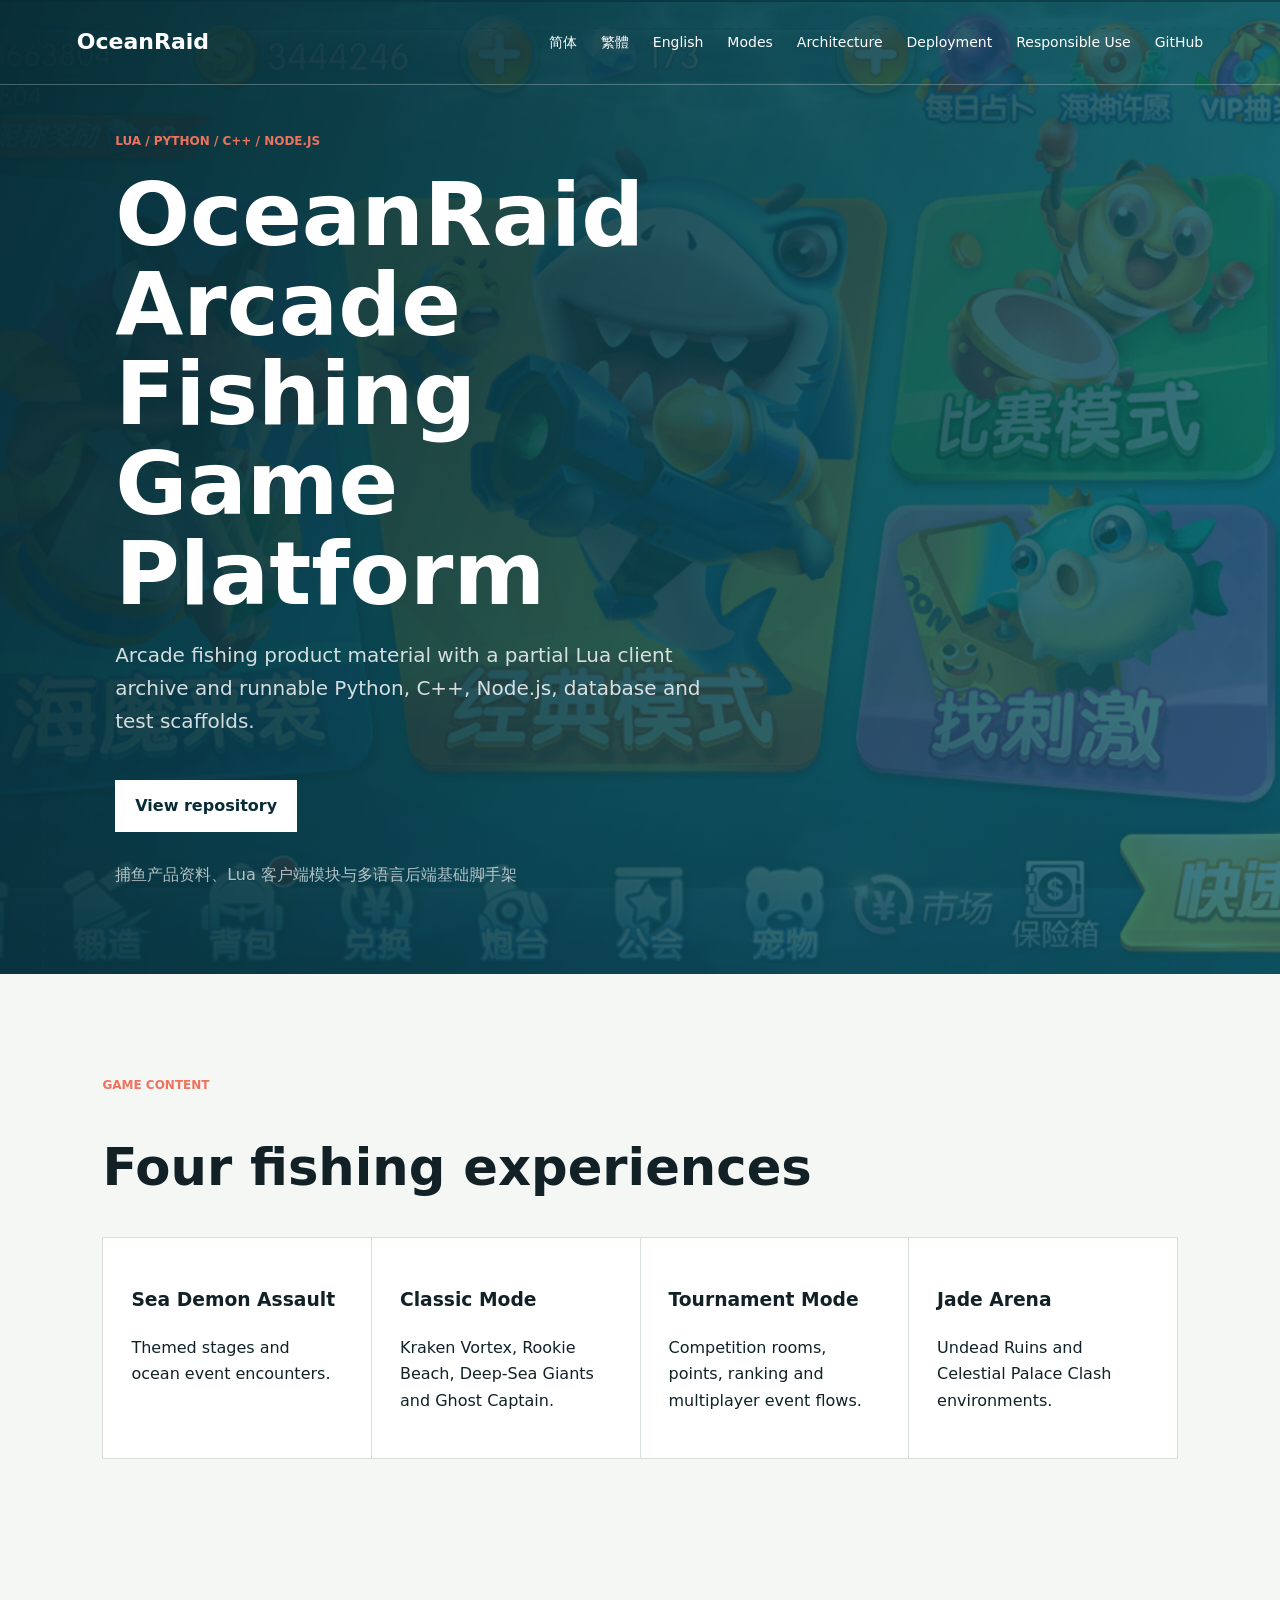
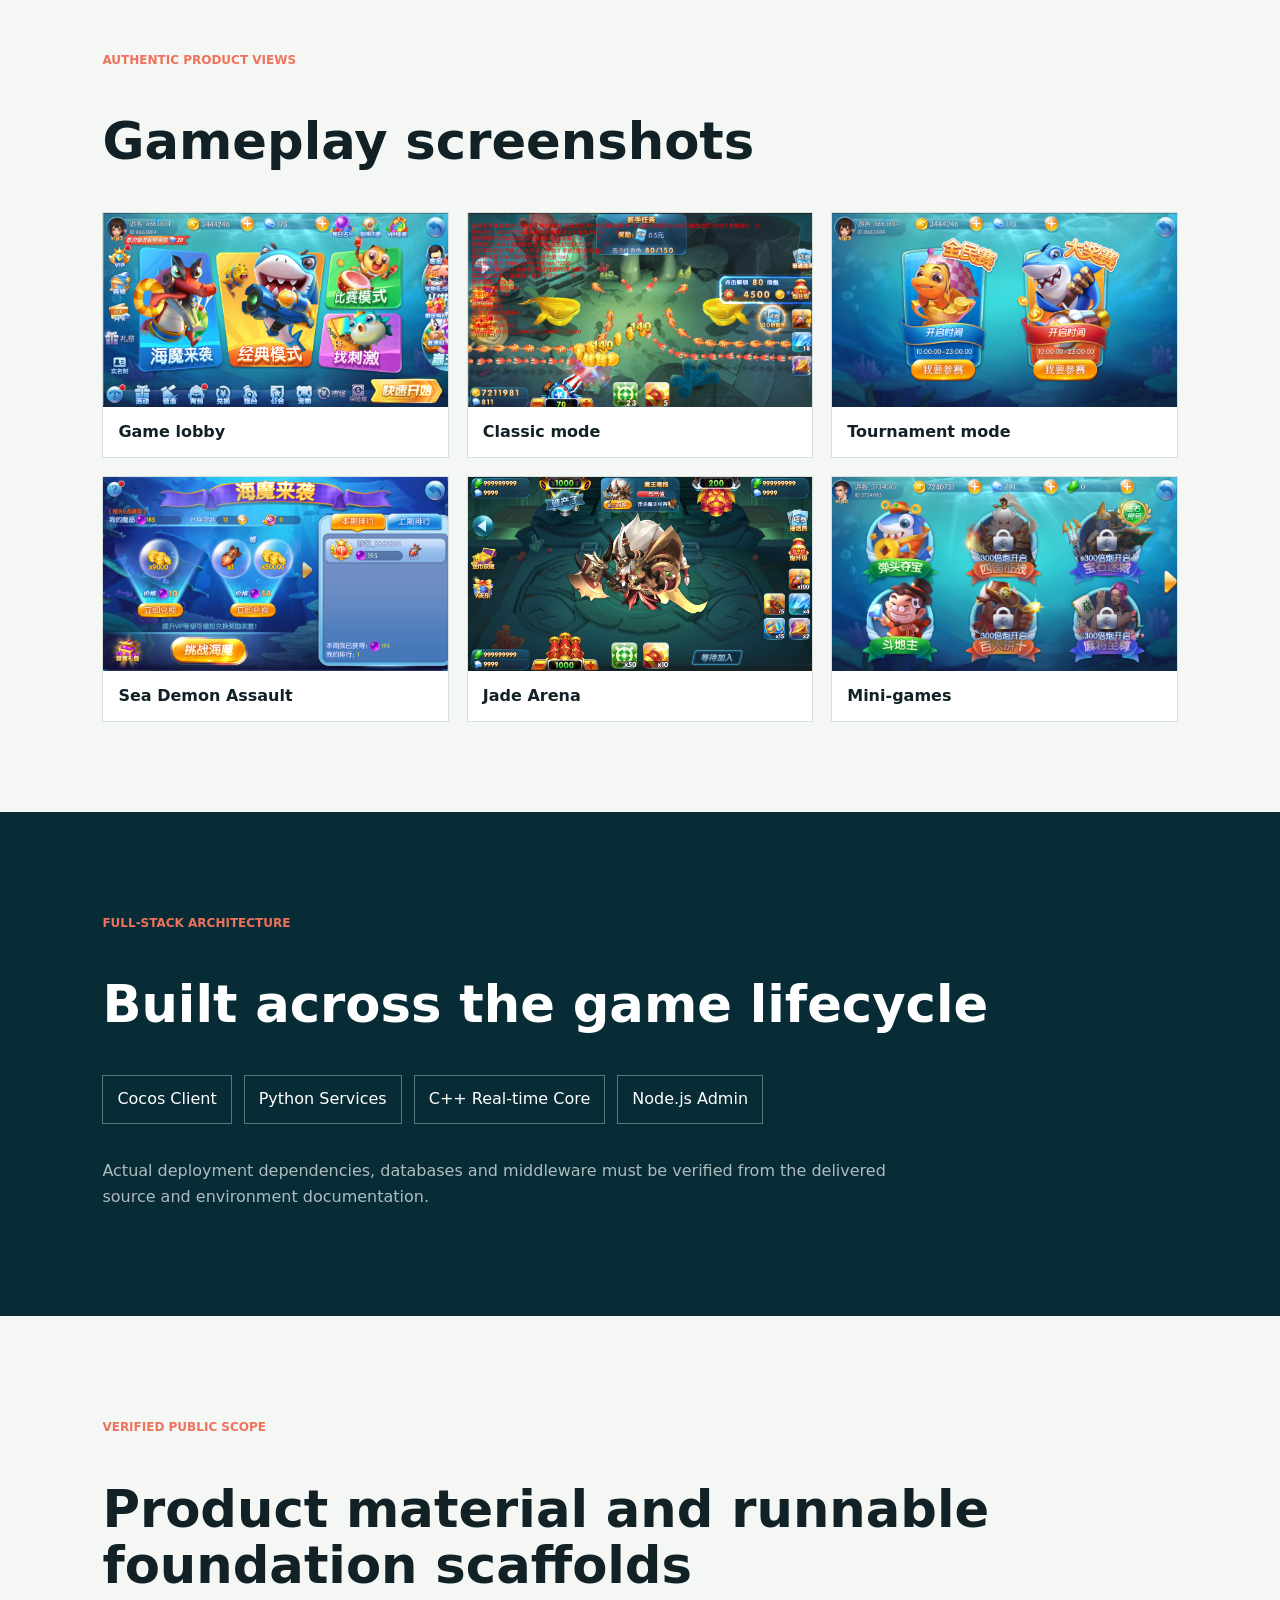
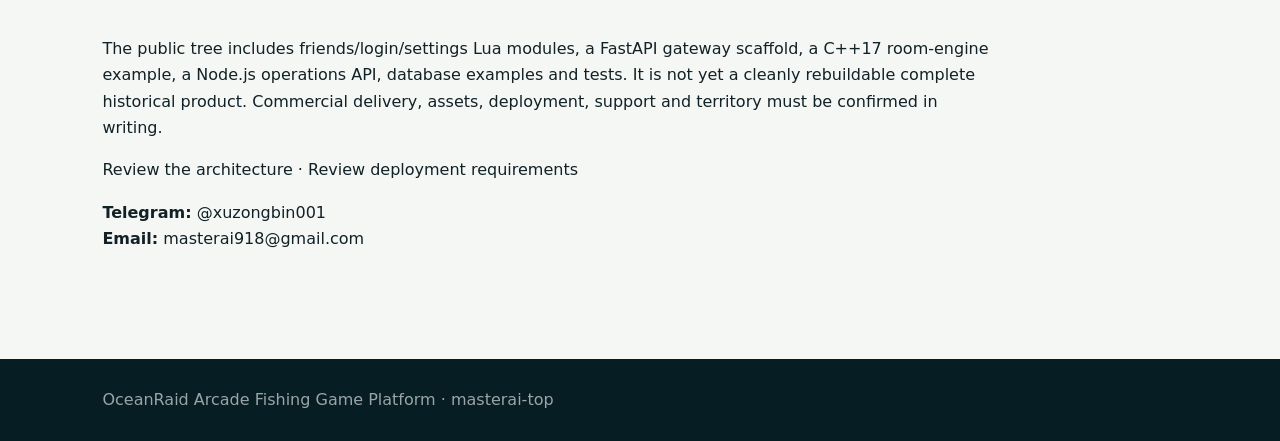
<file: docs/index.html>
<!doctype html>
<html lang="en">
<head>
  <meta name="google-site-verification" content="rrp5Uvgzi-1-rMxUBfhV3wjlNrFqzwnqiA4e3qsOLEM" />
  <meta charset="utf-8"><meta name="viewport" content="width=device-width,initial-scale=1">
  <title>OceanRaid Arcade Fishing Game Source Code | Cocos Python C++ Node.js</title>
  <meta name="description" content="Full-stack arcade fishing game source code with Cocos client, Python and C++ game servers, Node.js operations console, classic, tournament, jade and mini-game modes.">
  <meta name="robots" content="index,follow,max-image-preview:large"><meta name="theme-color" content="#072c35">
  <link rel="canonical" href="https://masterai-top.github.io/OceanRaid-Fishing-Game-Platform/"><link rel="alternate" hreflang="zh-Hans" href="https://masterai-top.github.io/OceanRaid-Fishing-Game-Platform/zh-cn/"><link rel="alternate" hreflang="zh-Hant" href="https://masterai-top.github.io/OceanRaid-Fishing-Game-Platform/zh-tw/"><link rel="alternate" hreflang="en" href="https://masterai-top.github.io/OceanRaid-Fishing-Game-Platform/en/"><link rel="alternate" hreflang="x-default" href="https://masterai-top.github.io/OceanRaid-Fishing-Game-Platform/"><link rel="stylesheet" href="./styles.css">
  <meta property="og:type" content="website"><meta property="og:title" content="OceanRaid Arcade Fishing Game Platform"><meta property="og:description" content="Cocos client, Python/C++ servers and a Node.js operations console for a multiplayer arcade fishing game."><meta property="og:url" content="https://masterai-top.github.io/OceanRaid-Fishing-Game-Platform/">
  <script type="application/ld+json">{"@context":"https://schema.org","@type":"SoftwareSourceCode","name":"OceanRaid Arcade Fishing Game Platform","description":"Full-stack arcade fishing game source code with Cocos client, Python/C++ game servers and Node.js operations console.","codeRepository":"https://github.com/masterai-top/OceanRaid-Fishing-Game-Platform","url":"https://masterai-top.github.io/OceanRaid-Fishing-Game-Platform/","programmingLanguage":["C++","Python","JavaScript"],"runtimePlatform":["Cocos","Node.js"],"author":{"@type":"Organization","name":"masterai-top"}}</script>
</head>
<body><header><a class="brand" href="./">OceanRaid</a><nav><a href="./zh-cn/">简体</a><a href="./zh-tw/">繁體</a><a href="./en/">English</a><a href="./features.html">Modes</a><a href="./architecture.html">Architecture</a><a href="./deployment.html">Deployment</a><a href="./responsible-use.html">Responsible Use</a><a href="https://github.com/masterai-top/OceanRaid-Fishing-Game-Platform">GitHub</a></nav></header>
<main><section class="hero"><div><p class="eyebrow">Lua / Python / C++ / Node.js</p><h1>OceanRaid Arcade Fishing Game Platform</h1><p class="lead">Arcade fishing product material with a partial Lua client archive and runnable Python, C++, Node.js, database and test scaffolds.</p><a class="button" href="https://github.com/masterai-top/OceanRaid-Fishing-Game-Platform">View repository</a><p class="zh">捕鱼产品资料、Lua 客户端模块与多语言后端基础脚手架</p></div></section>
<section id="modes"><p class="eyebrow">Game content</p><h2>Four fishing experiences</h2><div class="grid"><article><h3>Sea Demon Assault</h3><p>Themed stages and ocean event encounters.</p></article><article><h3>Classic Mode</h3><p>Kraken Vortex, Rookie Beach, Deep-Sea Giants and Ghost Captain.</p></article><article><h3>Tournament Mode</h3><p>Competition rooms, points, ranking and multiplayer event flows.</p></article><article><h3>Jade Arena</h3><p>Undead Ruins and Celestial Palace Clash environments.</p></article></div></section>
<section id="gallery"><p class="eyebrow">Authentic product views</p><h2>Gameplay screenshots</h2><div class="gallery"><figure><img src="./assets/screenshots/lobby.png" alt="OceanRaid arcade fishing game lobby" loading="lazy"><figcaption>Game lobby</figcaption></figure><figure><img src="./assets/screenshots/classic-mode.png" alt="Classic fish shooting gameplay" loading="lazy"><figcaption>Classic mode</figcaption></figure><figure><img src="./assets/screenshots/tournament-mode.png" alt="Multiplayer fishing tournament mode" loading="lazy"><figcaption>Tournament mode</figcaption></figure><figure><img src="./assets/screenshots/haimo.png" alt="Sea Demon Assault fishing mode" loading="lazy"><figcaption>Sea Demon Assault</figcaption></figure><figure><img src="./assets/screenshots/jade-arena.jpg" alt="Jade Arena fishing gameplay" loading="lazy"><figcaption>Jade Arena</figcaption></figure><figure><img src="./assets/screenshots/xiaoyouxi1.png" alt="Arcade fishing mini-game selection" loading="lazy"><figcaption>Mini-games</figcaption></figure></div></section><section id="stack" class="dark"><p class="eyebrow">Full-stack architecture</p><h2>Built across the game lifecycle</h2><div class="tech"><span>Cocos Client</span><span>Python Services</span><span>C++ Real-time Core</span><span>Node.js Admin</span></div><p>Actual deployment dependencies, databases and middleware must be verified from the delivered source and environment documentation.</p></section>
<section id="license"><p class="eyebrow">Verified public scope</p><h2>Product material and runnable foundation scaffolds</h2><p>The public tree includes friends/login/settings Lua modules, a FastAPI gateway scaffold, a C++17 room-engine example, a Node.js operations API, database examples and tests. It is not yet a cleanly rebuildable complete historical product. Commercial delivery, assets, deployment, support and territory must be confirmed in writing.</p><p><a href="./architecture.html">Review the architecture</a> · <a href="./deployment.html">Review deployment requirements</a></p><p><strong>Telegram:</strong> @xuzongbin001<br><strong>Email:</strong> masterai918@gmail.com</p></section></main><footer>OceanRaid Arcade Fishing Game Platform · masterai-top</footer></body></html>
</file>
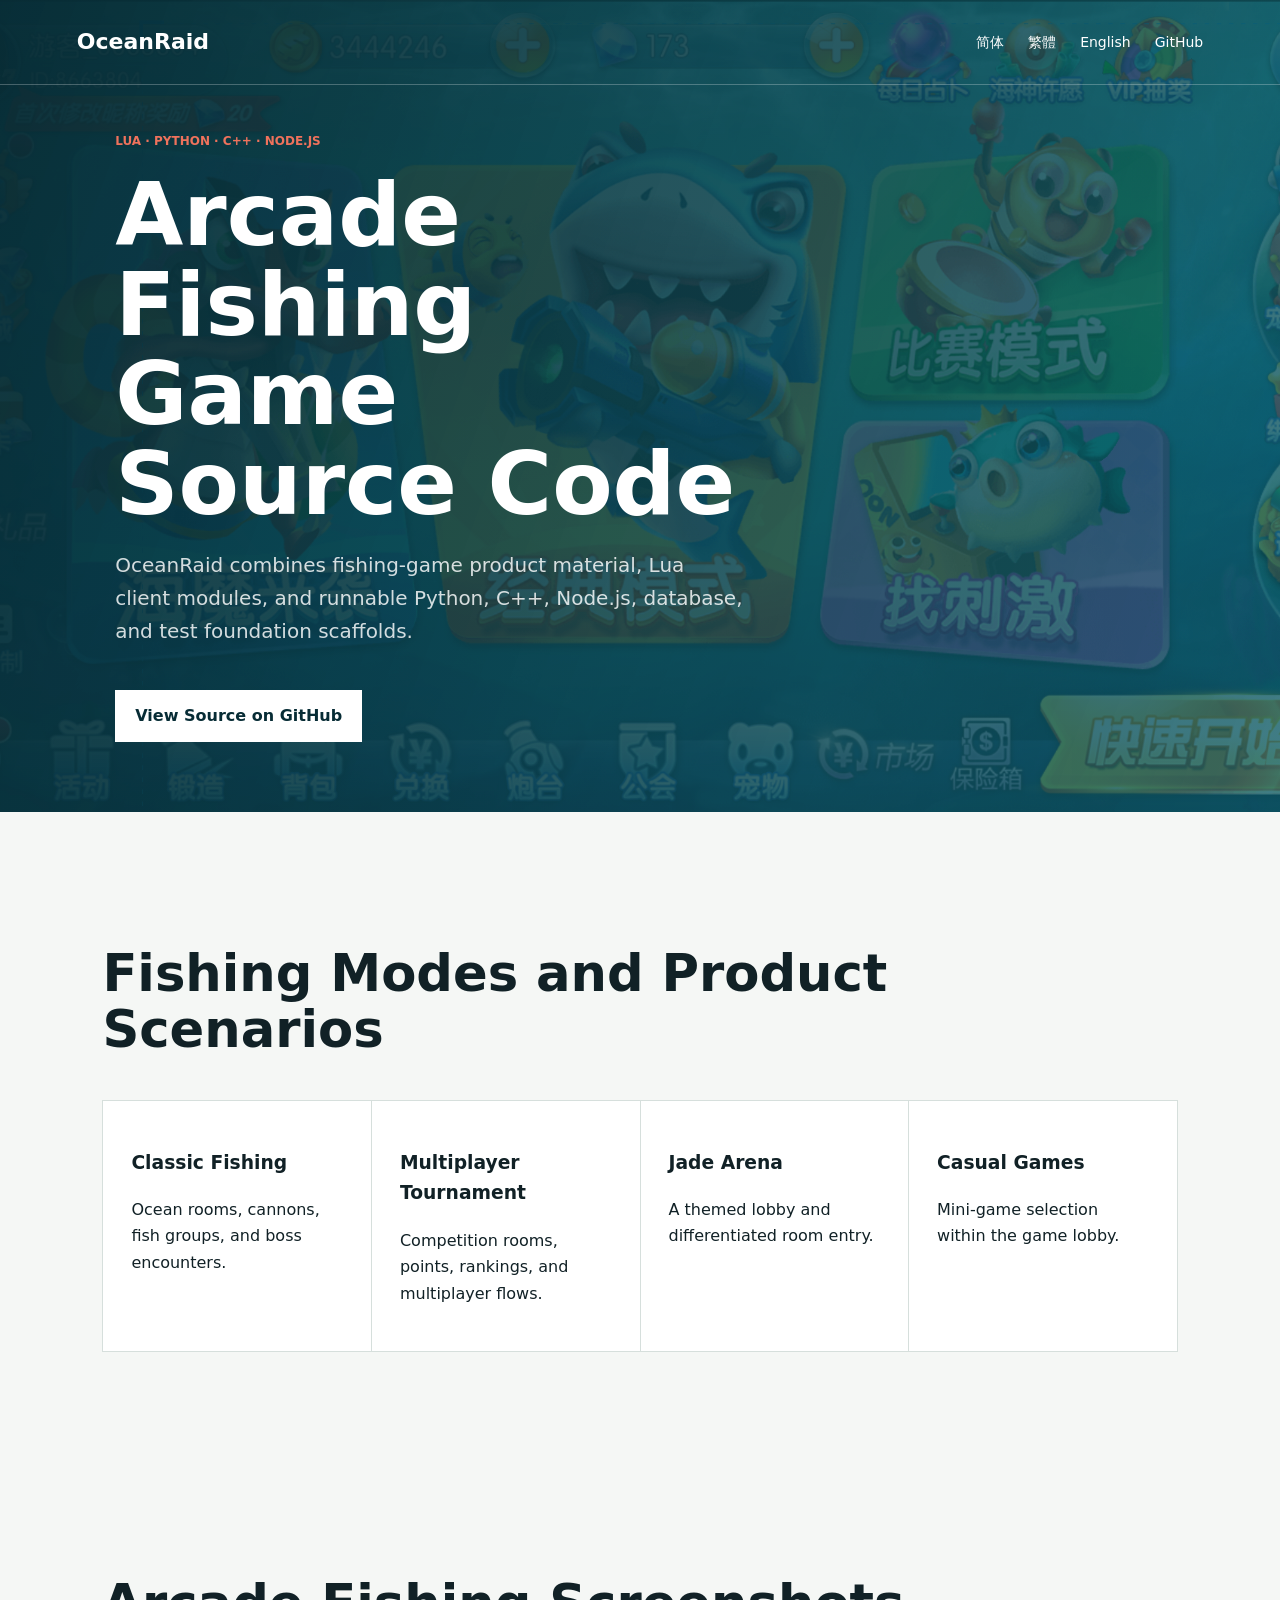
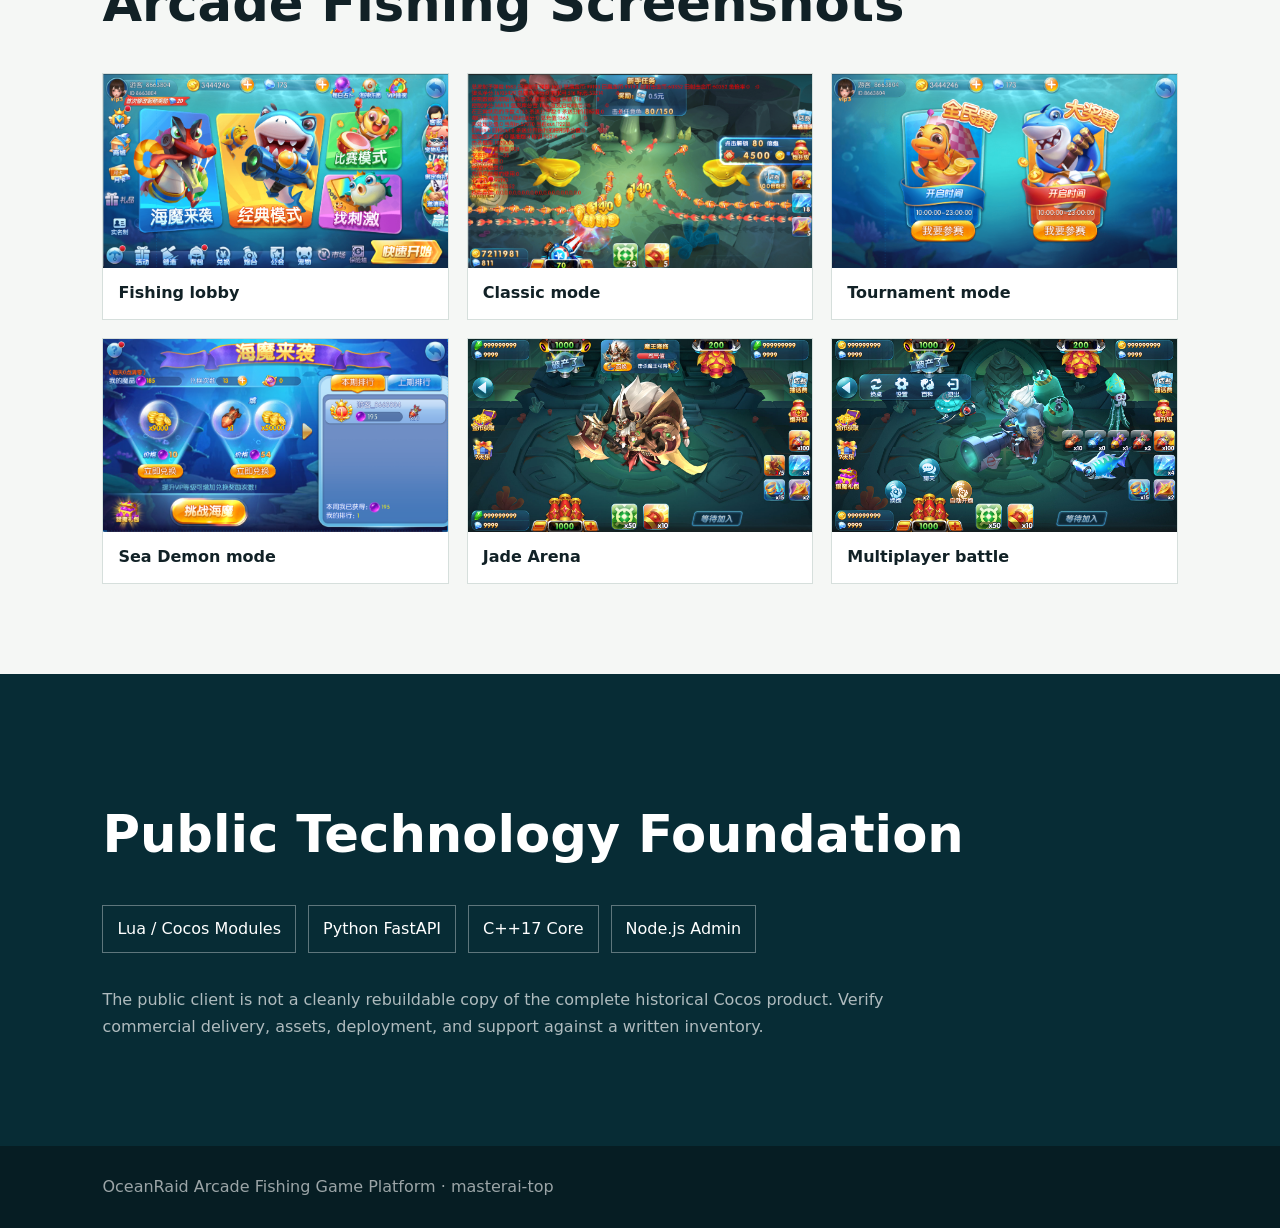
<file: docs/en/index.html>
<!doctype html><html lang="en"><head><meta charset="utf-8"><meta name="viewport" content="width=device-width,initial-scale=1"><title>Arcade Fishing Game Source Code - OceanRaid Multiplayer Platform</title><meta name="description" content="Arcade fishing game source code with Lua/Cocos client modules, a Python gateway, C++ real-time room engine, Node.js admin API, and classic, tournament, and jade-mode screenshots."><link rel="canonical" href="https://masterai-top.github.io/OceanRaid-Fishing-Game-Platform/en/"><link rel="alternate" hreflang="zh-Hans" href="https://masterai-top.github.io/OceanRaid-Fishing-Game-Platform/zh-cn/"><link rel="alternate" hreflang="zh-Hant" href="https://masterai-top.github.io/OceanRaid-Fishing-Game-Platform/zh-tw/"><link rel="alternate" hreflang="en" href="https://masterai-top.github.io/OceanRaid-Fishing-Game-Platform/en/"><link rel="alternate" hreflang="x-default" href="https://masterai-top.github.io/OceanRaid-Fishing-Game-Platform/"><meta property="og:title" content="OceanRaid Arcade Fishing Game Source Code"><meta property="og:image" content="https://masterai-top.github.io/OceanRaid-Fishing-Game-Platform/assets/screenshots/classic-mode.png"><link rel="stylesheet" href="../styles.css"><script type="application/ld+json">{"@context":"https://schema.org","@type":"SoftwareSourceCode","name":"OceanRaid Arcade Fishing Game Source Code","codeRepository":"https://github.com/masterai-top/OceanRaid-Fishing-Game-Platform","programmingLanguage":["Lua","Python","C++","JavaScript"],"inLanguage":"en"}</script></head><body><header><a class="brand" href="../">OceanRaid</a><nav><a href="../zh-cn/">简体</a><a href="../zh-tw/">繁體</a><a href="../en/">English</a><a href="https://github.com/masterai-top/OceanRaid-Fishing-Game-Platform">GitHub</a></nav></header><main><section class="hero"><div><p class="eyebrow">Lua · Python · C++ · Node.js</p><h1>Arcade Fishing Game Source Code</h1><p class="lead">OceanRaid combines fishing-game product material, Lua client modules, and runnable Python, C++, Node.js, database, and test foundation scaffolds.</p><a class="button" href="https://github.com/masterai-top/OceanRaid-Fishing-Game-Platform">View Source on GitHub</a></div></section><section><h2>Fishing Modes and Product Scenarios</h2><div class="grid"><article><h3>Classic Fishing</h3><p>Ocean rooms, cannons, fish groups, and boss encounters.</p></article><article><h3>Multiplayer Tournament</h3><p>Competition rooms, points, rankings, and multiplayer flows.</p></article><article><h3>Jade Arena</h3><p>A themed lobby and differentiated room entry.</p></article><article><h3>Casual Games</h3><p>Mini-game selection within the game lobby.</p></article></div></section><section id="gallery"><h2>Arcade Fishing Screenshots</h2><div class="gallery"><figure><img src="../assets/screenshots/lobby.png" alt="OceanRaid arcade fishing game lobby"><figcaption>Fishing lobby</figcaption></figure><figure><img src="../assets/screenshots/classic-mode.png" alt="Classic fish shooting gameplay"><figcaption>Classic mode</figcaption></figure><figure><img src="../assets/screenshots/tournament-mode.png" alt="Multiplayer fishing tournament mode"><figcaption>Tournament mode</figcaption></figure><figure><img src="../assets/screenshots/haimo.png" alt="Sea Demon fishing game mode"><figcaption>Sea Demon mode</figcaption></figure><figure><img src="../assets/screenshots/jade-arena.jpg" alt="Arcade fishing jade arena"><figcaption>Jade Arena</figcaption></figure><figure><img src="../assets/screenshots/zhandou2.jpg" alt="Multiplayer fish shooting battle"><figcaption>Multiplayer battle</figcaption></figure></div></section><section class="dark"><h2>Public Technology Foundation</h2><div class="tech"><span>Lua / Cocos Modules</span><span>Python FastAPI</span><span>C++17 Core</span><span>Node.js Admin</span></div><p>The public client is not a cleanly rebuildable copy of the complete historical Cocos product. Verify commercial delivery, assets, deployment, and support against a written inventory.</p></section></main><footer>OceanRaid Arcade Fishing Game Platform · masterai-top</footer></body></html>
</file>
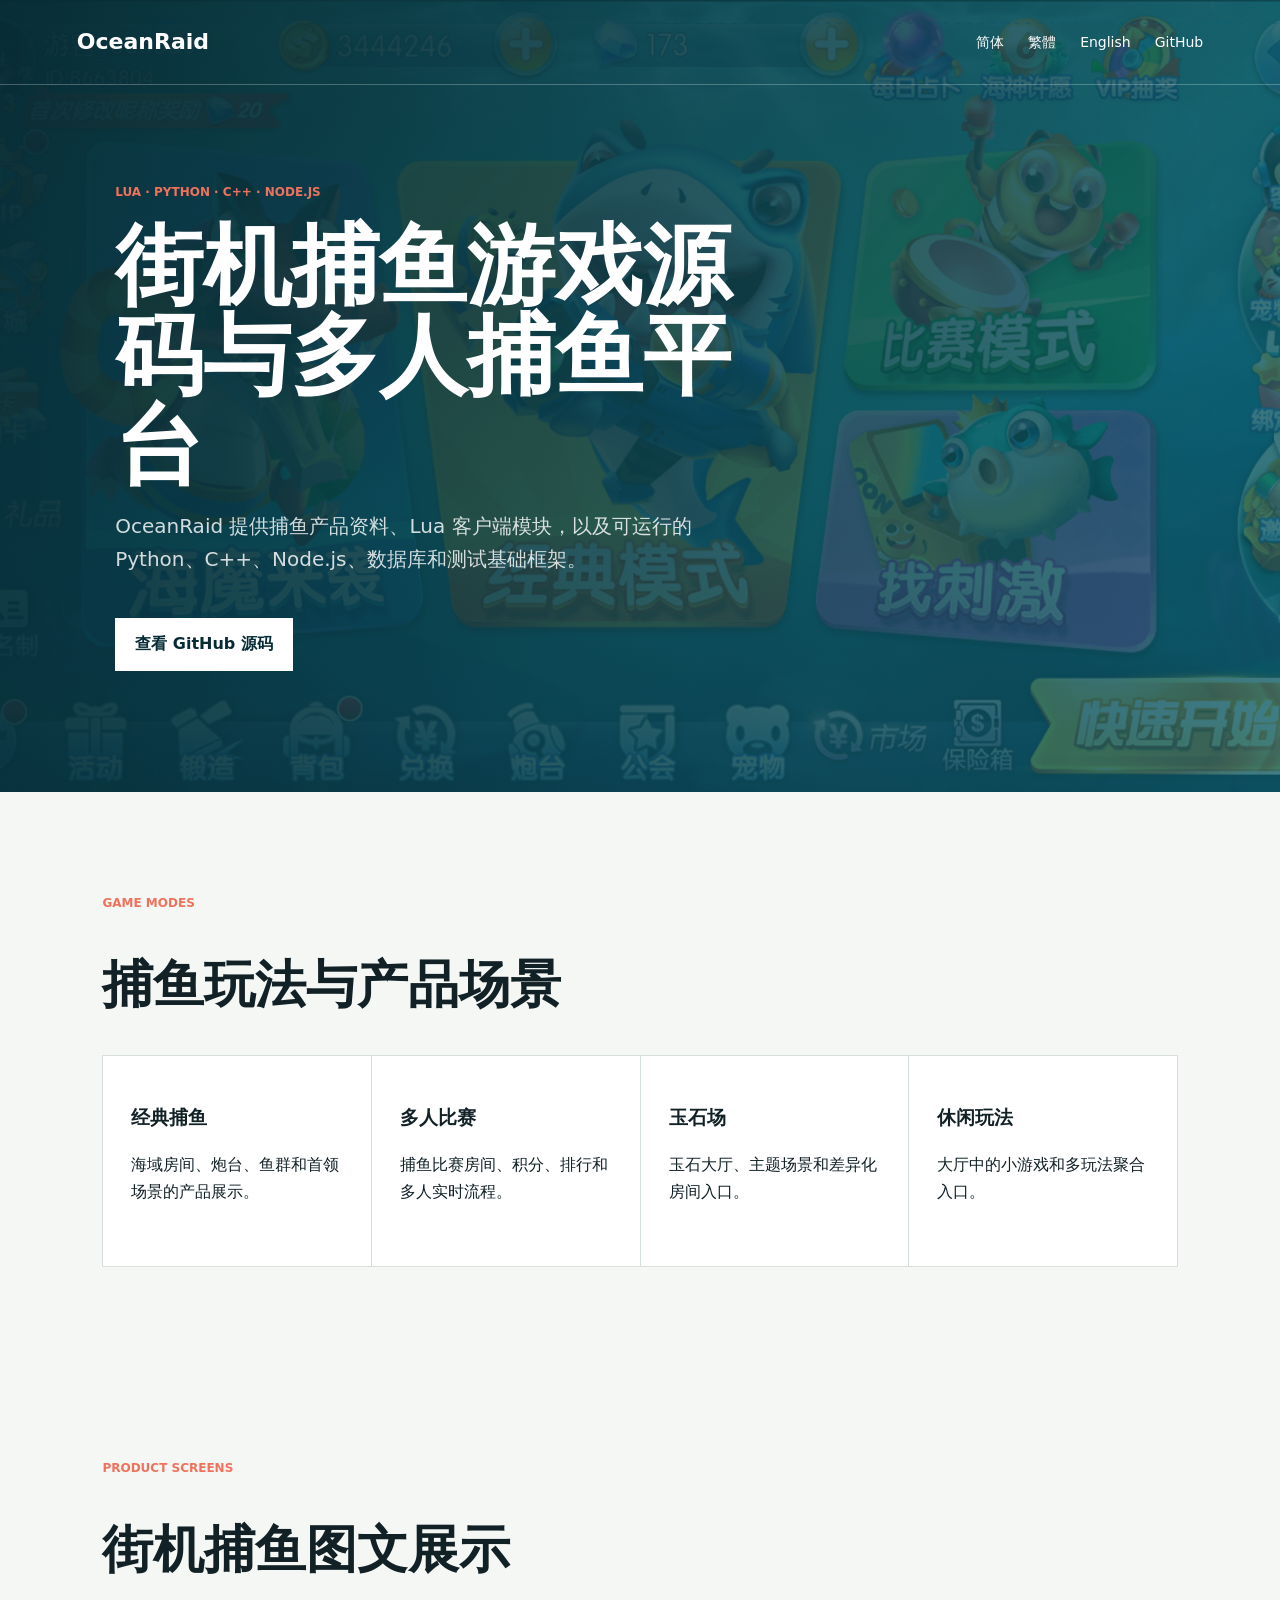
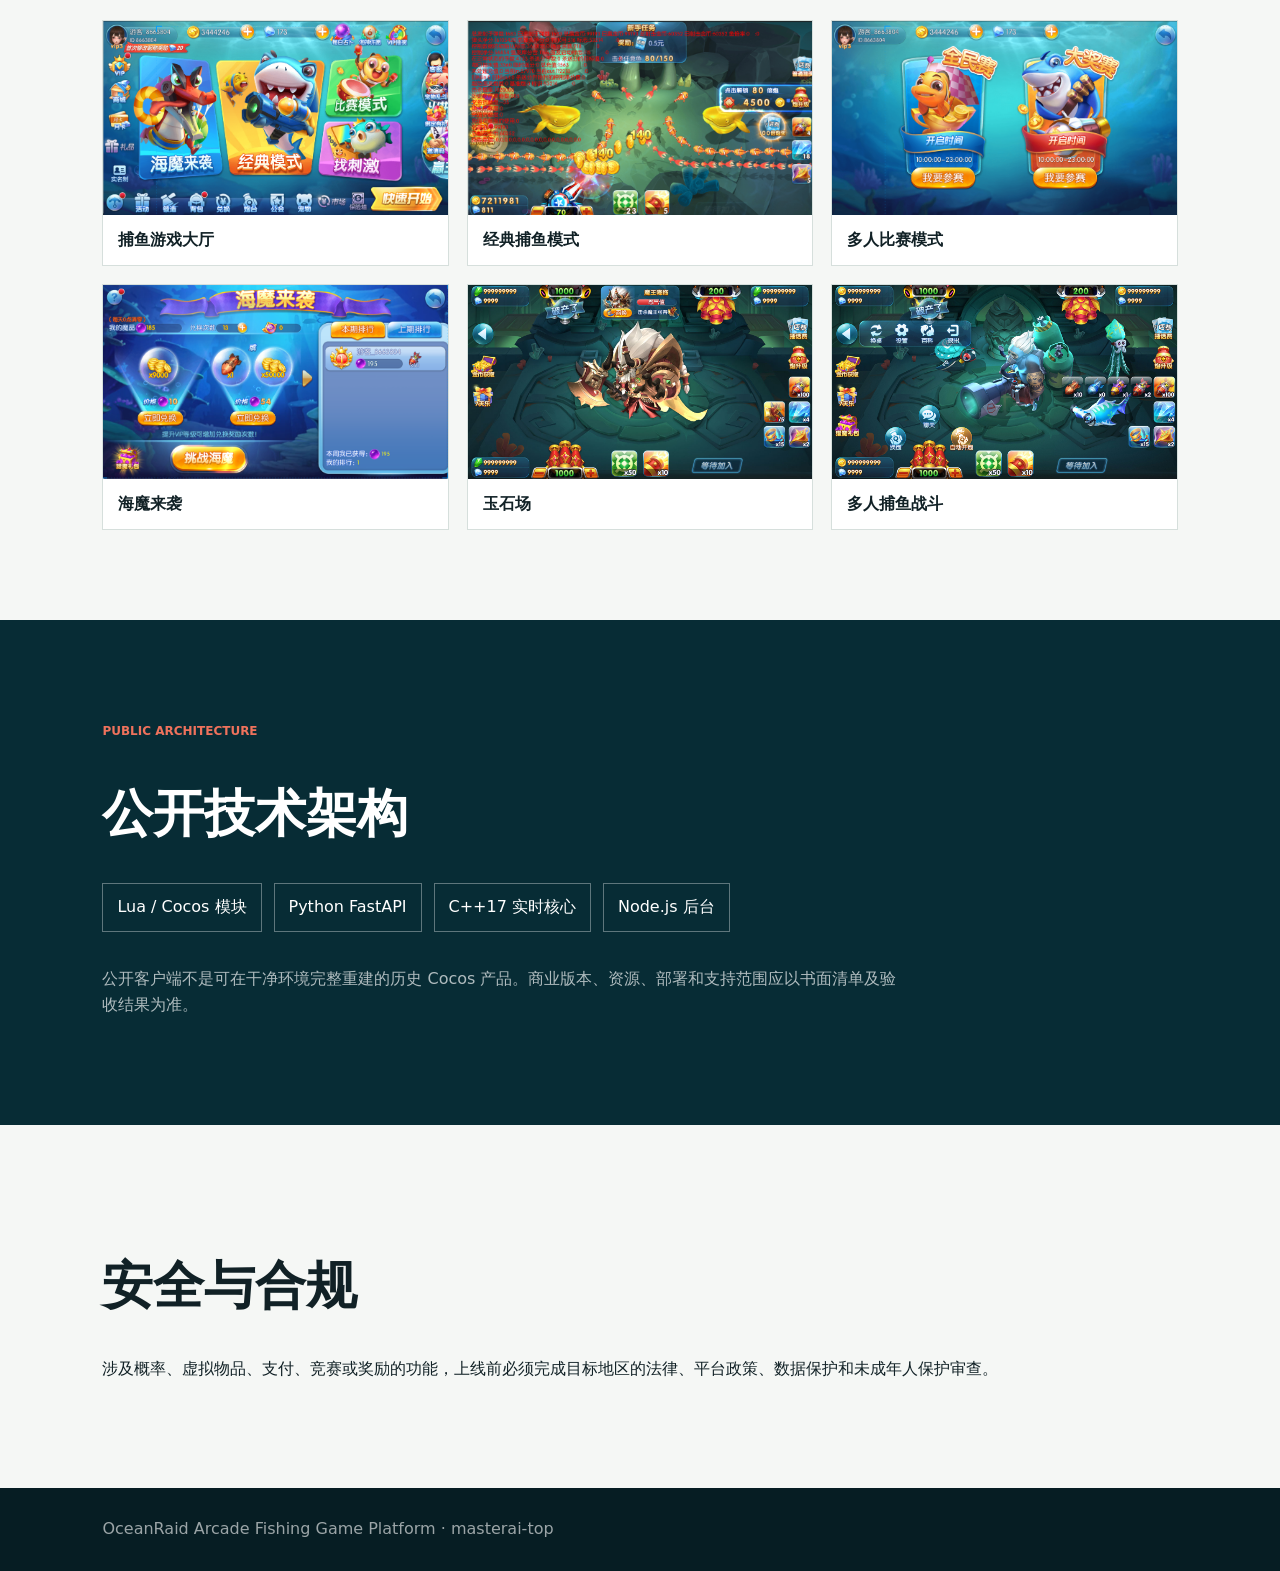
<file: docs/zh-cn/index.html>
<!doctype html><html lang="zh-Hans"><head><meta charset="utf-8"><meta name="viewport" content="width=device-width,initial-scale=1"><title>街机捕鱼游戏源码 - OceanRaid 多人捕鱼平台</title><meta name="description" content="街机捕鱼游戏源码项目，包含 Lua/Cocos 客户端模块、Python 网关、C++ 实时房间引擎、Node.js 运营后台，以及经典捕鱼、比赛和玉石场截图。"><meta name="robots" content="index,follow,max-image-preview:large"><link rel="canonical" href="https://masterai-top.github.io/OceanRaid-Fishing-Game-Platform/zh-cn/"><link rel="alternate" hreflang="zh-Hans" href="https://masterai-top.github.io/OceanRaid-Fishing-Game-Platform/zh-cn/"><link rel="alternate" hreflang="zh-Hant" href="https://masterai-top.github.io/OceanRaid-Fishing-Game-Platform/zh-tw/"><link rel="alternate" hreflang="en" href="https://masterai-top.github.io/OceanRaid-Fishing-Game-Platform/en/"><link rel="alternate" hreflang="x-default" href="https://masterai-top.github.io/OceanRaid-Fishing-Game-Platform/"><meta property="og:title" content="街机捕鱼游戏源码 - OceanRaid"><meta property="og:description" content="多人捕鱼平台的客户端模块、实时服务端、运营后台和产品截图。"><meta property="og:image" content="https://masterai-top.github.io/OceanRaid-Fishing-Game-Platform/assets/screenshots/classic-mode.png"><link rel="stylesheet" href="../styles.css"><script type="application/ld+json">{"@context":"https://schema.org","@type":"SoftwareSourceCode","name":"OceanRaid 街机捕鱼游戏源码","codeRepository":"https://github.com/masterai-top/OceanRaid-Fishing-Game-Platform","programmingLanguage":["Lua","Python","C++","JavaScript"],"inLanguage":"zh-Hans"}</script></head><body><header><a class="brand" href="../">OceanRaid</a><nav><a href="../zh-cn/">简体</a><a href="../zh-tw/">繁體</a><a href="../en/">English</a><a href="https://github.com/masterai-top/OceanRaid-Fishing-Game-Platform">GitHub</a></nav></header><main><section class="hero"><div><p class="eyebrow">Lua · Python · C++ · Node.js</p><h1>街机捕鱼游戏源码与多人捕鱼平台</h1><p class="lead">OceanRaid 提供捕鱼产品资料、Lua 客户端模块，以及可运行的 Python、C++、Node.js、数据库和测试基础框架。</p><a class="button" href="https://github.com/masterai-top/OceanRaid-Fishing-Game-Platform">查看 GitHub 源码</a></div></section><section><p class="eyebrow">Game Modes</p><h2>捕鱼玩法与产品场景</h2><div class="grid"><article><h3>经典捕鱼</h3><p>海域房间、炮台、鱼群和首领场景的产品展示。</p></article><article><h3>多人比赛</h3><p>捕鱼比赛房间、积分、排行和多人实时流程。</p></article><article><h3>玉石场</h3><p>玉石大厅、主题场景和差异化房间入口。</p></article><article><h3>休闲玩法</h3><p>大厅中的小游戏和多玩法聚合入口。</p></article></div></section><section id="gallery"><p class="eyebrow">Product Screens</p><h2>街机捕鱼图文展示</h2><div class="gallery"><figure><img src="../assets/screenshots/lobby.png" alt="OceanRaid 街机捕鱼游戏大厅"><figcaption>捕鱼游戏大厅</figcaption></figure><figure><img src="../assets/screenshots/classic-mode.png" alt="经典街机捕鱼战斗界面"><figcaption>经典捕鱼模式</figcaption></figure><figure><img src="../assets/screenshots/tournament-mode.png" alt="多人捕鱼比赛模式"><figcaption>多人比赛模式</figcaption></figure><figure><img src="../assets/screenshots/haimo.png" alt="海魔来袭捕鱼玩法"><figcaption>海魔来袭</figcaption></figure><figure><img src="../assets/screenshots/jade-arena.jpg" alt="街机捕鱼玉石场界面"><figcaption>玉石场</figcaption></figure><figure><img src="../assets/screenshots/zhandou2.jpg" alt="多人捕鱼游戏战斗画面"><figcaption>多人捕鱼战斗</figcaption></figure></div></section><section class="dark"><p class="eyebrow">Public Architecture</p><h2>公开技术架构</h2><div class="tech"><span>Lua / Cocos 模块</span><span>Python FastAPI</span><span>C++17 实时核心</span><span>Node.js 后台</span></div><p>公开客户端不是可在干净环境完整重建的历史 Cocos 产品。商业版本、资源、部署和支持范围应以书面清单及验收结果为准。</p></section><section><h2>安全与合规</h2><p>涉及概率、虚拟物品、支付、竞赛或奖励的功能，上线前必须完成目标地区的法律、平台政策、数据保护和未成年人保护审查。</p></section></main><footer>OceanRaid Arcade Fishing Game Platform · masterai-top</footer></body></html>
</file>
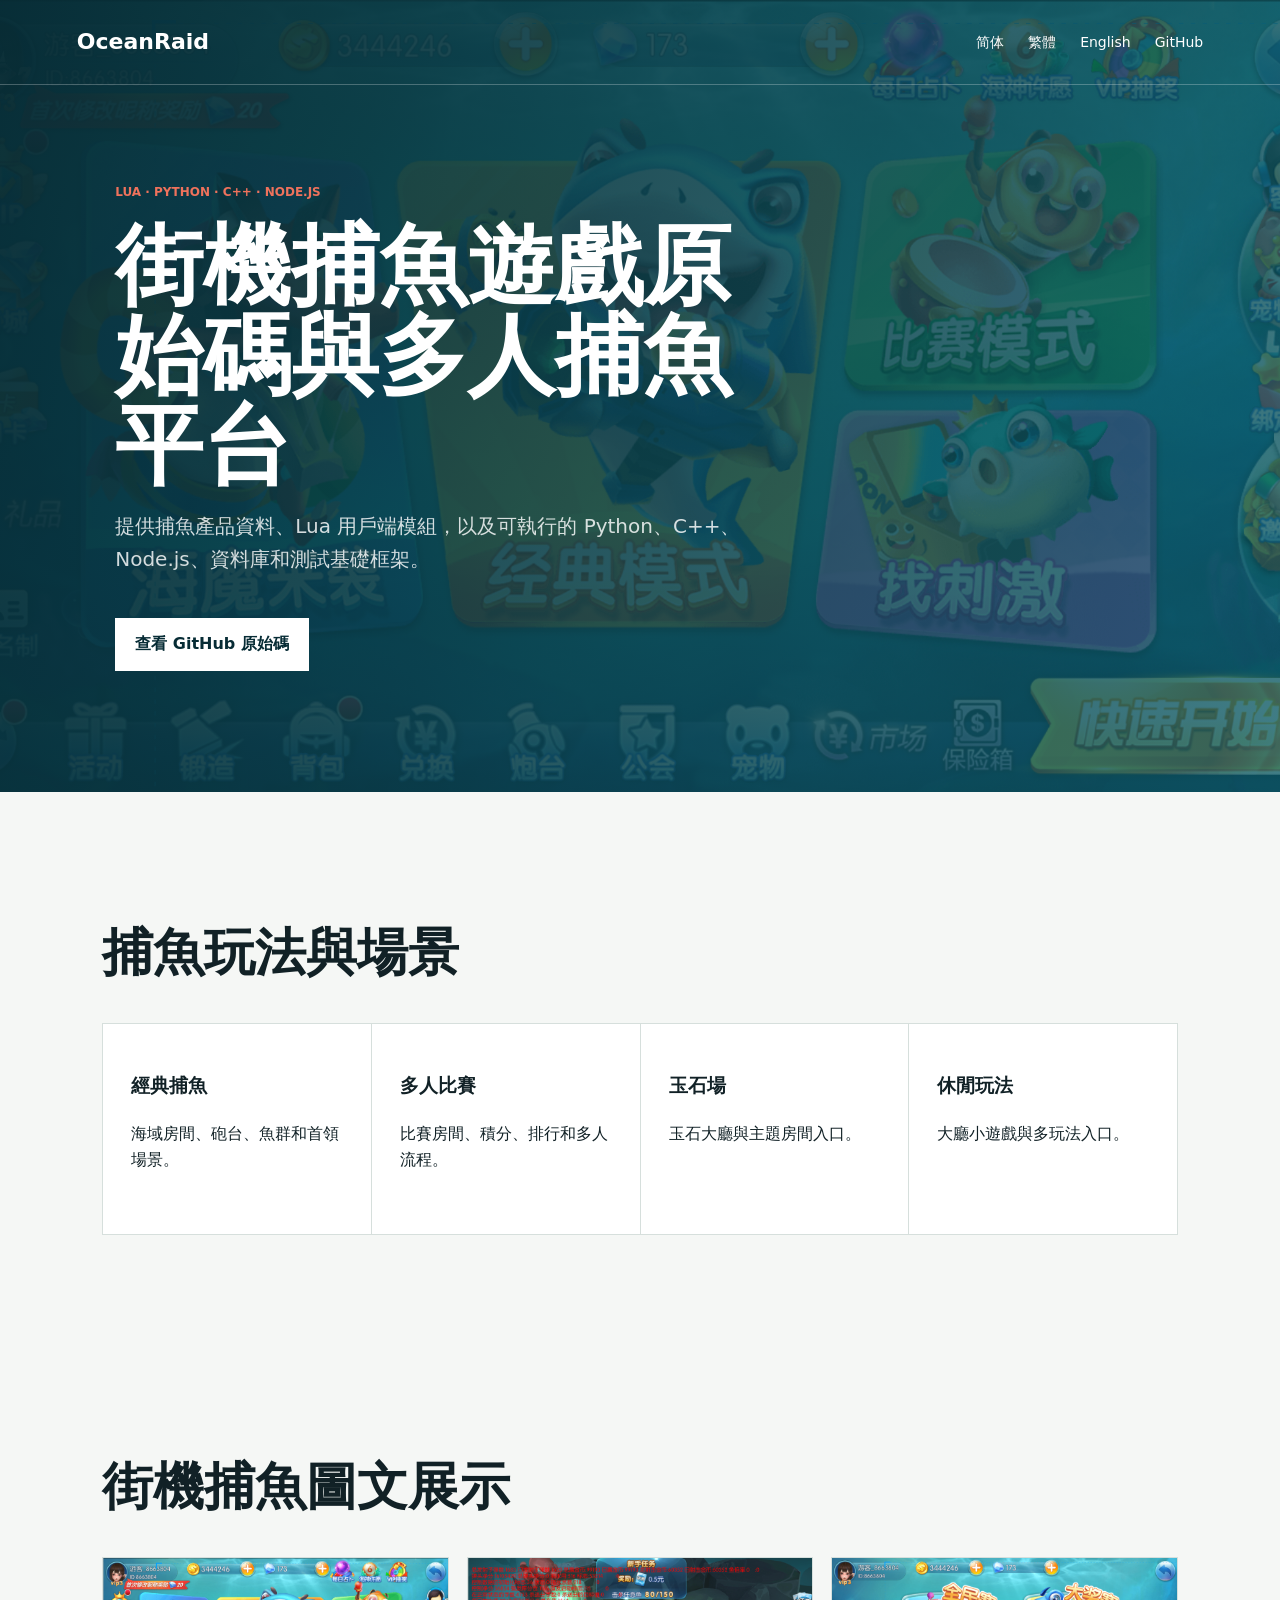
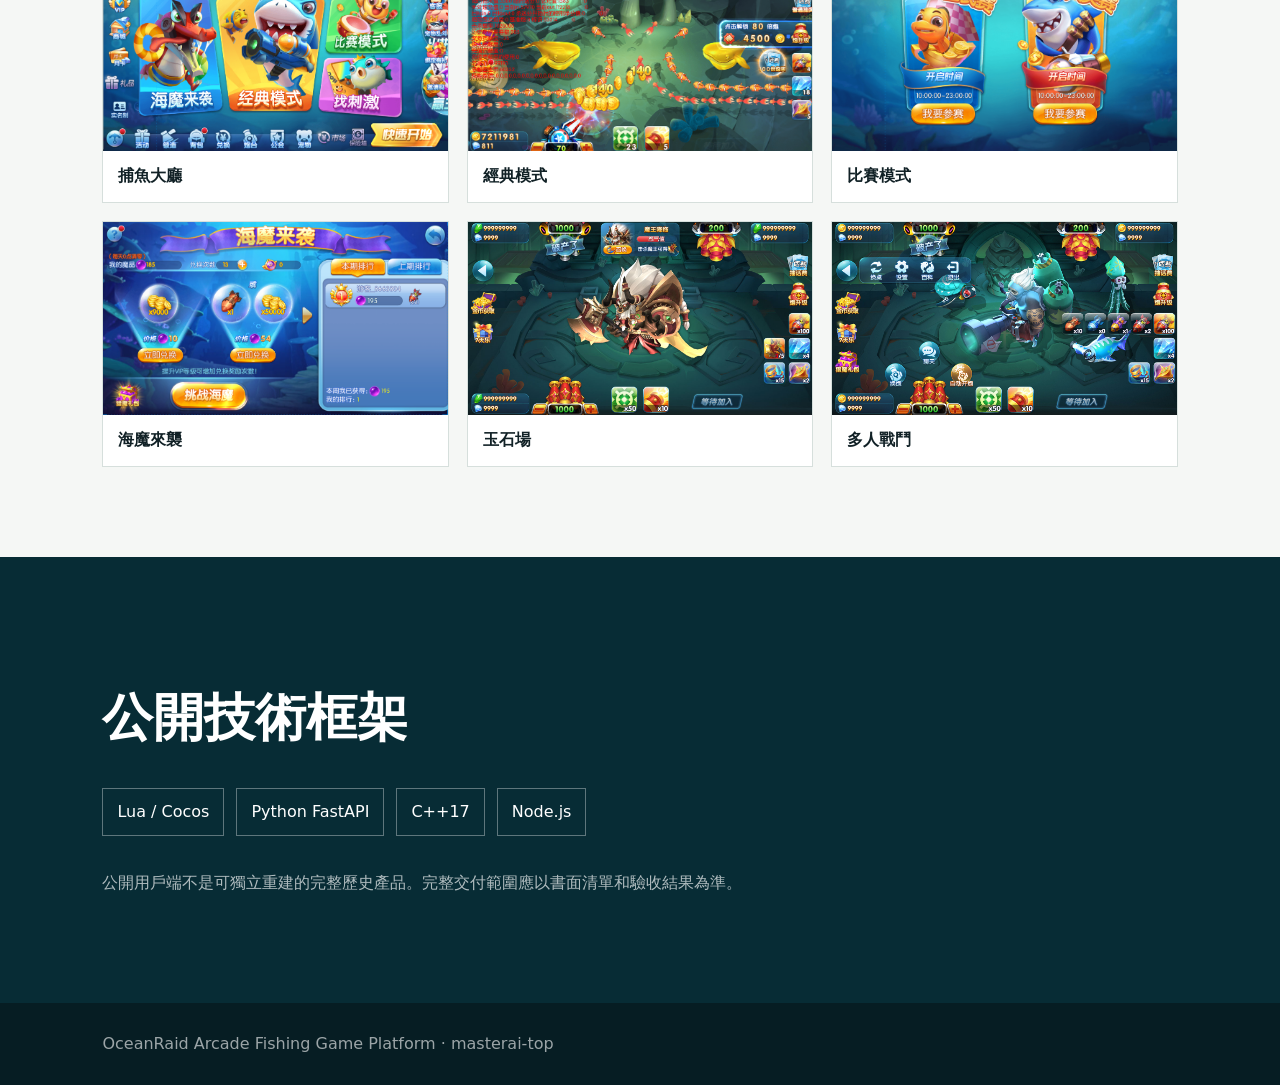
<file: docs/zh-tw/index.html>
<!doctype html><html lang="zh-Hant"><head><meta charset="utf-8"><meta name="viewport" content="width=device-width,initial-scale=1"><title>街機捕魚遊戲原始碼 - OceanRaid 多人捕魚平台</title><meta name="description" content="街機捕魚遊戲原始碼，包含 Lua/Cocos 用戶端模組、Python 閘道、C++ 即時房間引擎、Node.js 後台，以及經典捕魚、比賽和玉石場畫面。"><link rel="canonical" href="https://masterai-top.github.io/OceanRaid-Fishing-Game-Platform/zh-tw/"><link rel="alternate" hreflang="zh-Hans" href="https://masterai-top.github.io/OceanRaid-Fishing-Game-Platform/zh-cn/"><link rel="alternate" hreflang="zh-Hant" href="https://masterai-top.github.io/OceanRaid-Fishing-Game-Platform/zh-tw/"><link rel="alternate" hreflang="en" href="https://masterai-top.github.io/OceanRaid-Fishing-Game-Platform/en/"><link rel="alternate" hreflang="x-default" href="https://masterai-top.github.io/OceanRaid-Fishing-Game-Platform/"><meta property="og:title" content="街機捕魚遊戲原始碼 - OceanRaid"><meta property="og:image" content="https://masterai-top.github.io/OceanRaid-Fishing-Game-Platform/assets/screenshots/classic-mode.png"><link rel="stylesheet" href="../styles.css"><script type="application/ld+json">{"@context":"https://schema.org","@type":"SoftwareSourceCode","name":"OceanRaid 街機捕魚遊戲原始碼","codeRepository":"https://github.com/masterai-top/OceanRaid-Fishing-Game-Platform","programmingLanguage":["Lua","Python","C++","JavaScript"],"inLanguage":"zh-Hant"}</script></head><body><header><a class="brand" href="../">OceanRaid</a><nav><a href="../zh-cn/">简体</a><a href="../zh-tw/">繁體</a><a href="../en/">English</a><a href="https://github.com/masterai-top/OceanRaid-Fishing-Game-Platform">GitHub</a></nav></header><main><section class="hero"><div><p class="eyebrow">Lua · Python · C++ · Node.js</p><h1>街機捕魚遊戲原始碼與多人捕魚平台</h1><p class="lead">提供捕魚產品資料、Lua 用戶端模組，以及可執行的 Python、C++、Node.js、資料庫和測試基礎框架。</p><a class="button" href="https://github.com/masterai-top/OceanRaid-Fishing-Game-Platform">查看 GitHub 原始碼</a></div></section><section><h2>捕魚玩法與場景</h2><div class="grid"><article><h3>經典捕魚</h3><p>海域房間、砲台、魚群和首領場景。</p></article><article><h3>多人比賽</h3><p>比賽房間、積分、排行和多人流程。</p></article><article><h3>玉石場</h3><p>玉石大廳與主題房間入口。</p></article><article><h3>休閒玩法</h3><p>大廳小遊戲與多玩法入口。</p></article></div></section><section id="gallery"><h2>街機捕魚圖文展示</h2><div class="gallery"><figure><img src="../assets/screenshots/lobby.png" alt="OceanRaid 街機捕魚大廳"><figcaption>捕魚大廳</figcaption></figure><figure><img src="../assets/screenshots/classic-mode.png" alt="經典街機捕魚畫面"><figcaption>經典模式</figcaption></figure><figure><img src="../assets/screenshots/tournament-mode.png" alt="多人捕魚比賽模式"><figcaption>比賽模式</figcaption></figure><figure><img src="../assets/screenshots/haimo.png" alt="海魔來襲捕魚玩法"><figcaption>海魔來襲</figcaption></figure><figure><img src="../assets/screenshots/jade-arena.jpg" alt="街機捕魚玉石場"><figcaption>玉石場</figcaption></figure><figure><img src="../assets/screenshots/zhandou2.jpg" alt="多人捕魚戰鬥畫面"><figcaption>多人戰鬥</figcaption></figure></div></section><section class="dark"><h2>公開技術框架</h2><div class="tech"><span>Lua / Cocos</span><span>Python FastAPI</span><span>C++17</span><span>Node.js</span></div><p>公開用戶端不是可獨立重建的完整歷史產品。完整交付範圍應以書面清單和驗收結果為準。</p></section></main><footer>OceanRaid Arcade Fishing Game Platform · masterai-top</footer></body></html>
</file>
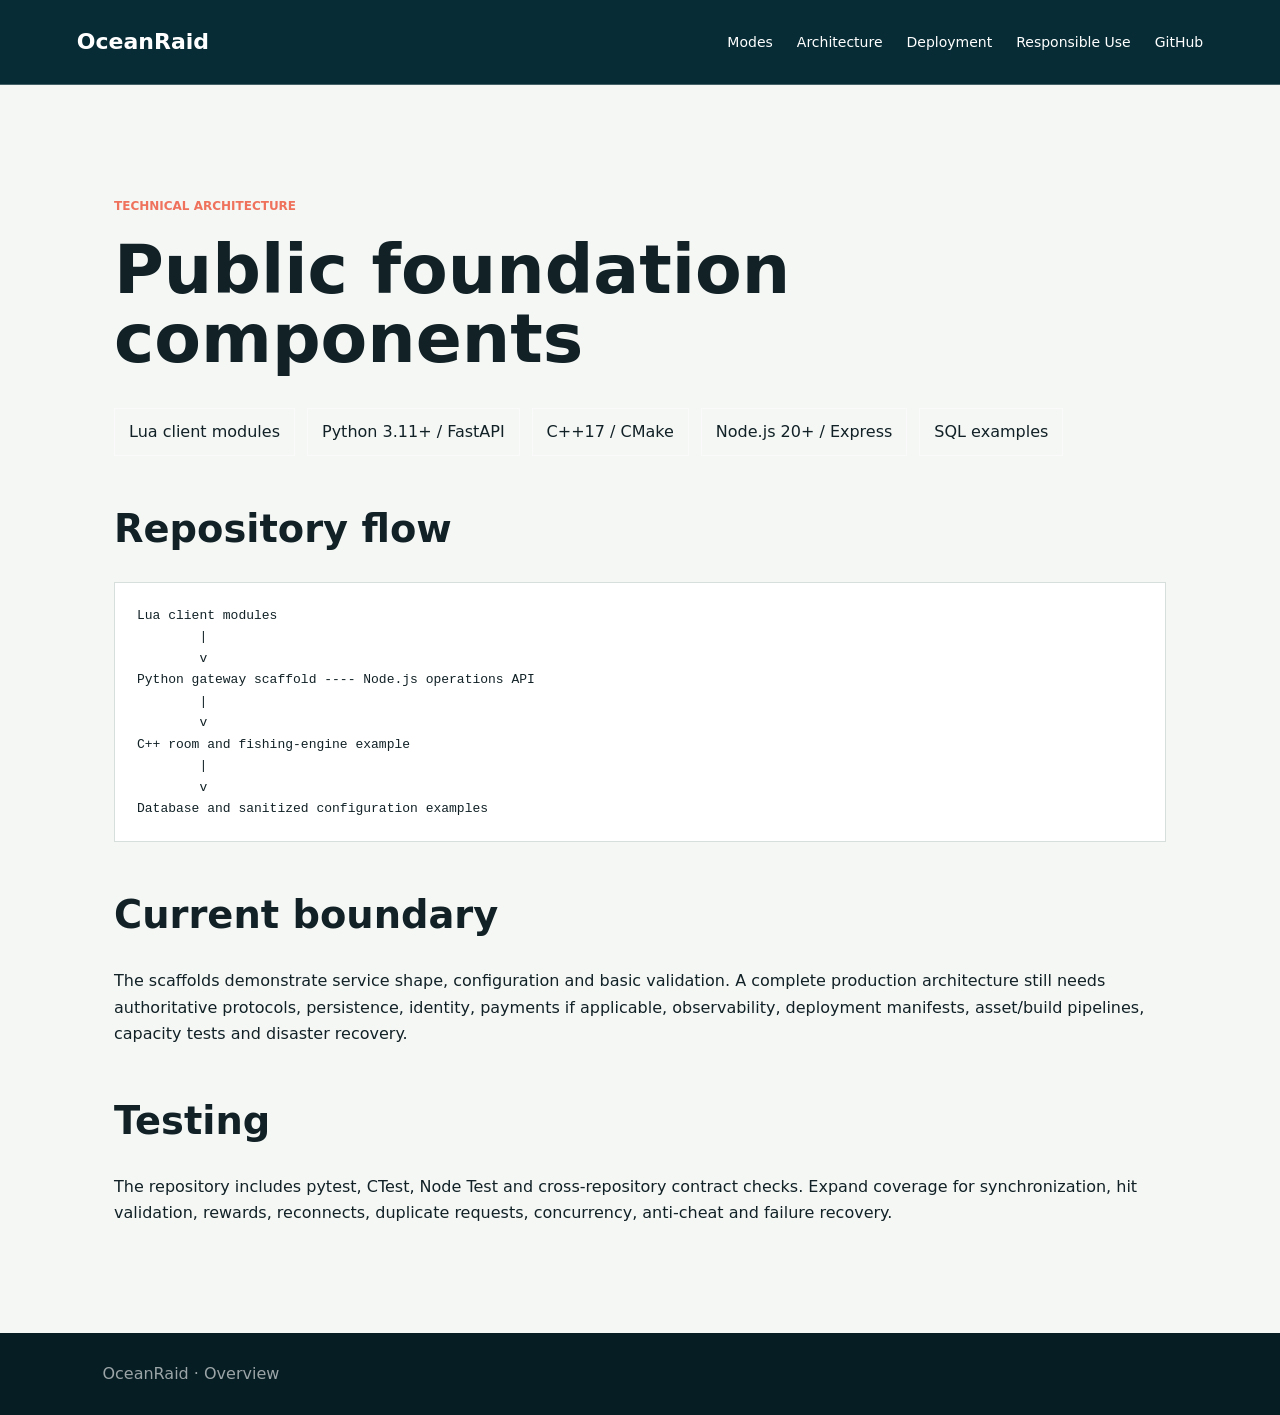
<file: docs/architecture.html>
<!doctype html><html lang="en" class="page"><head><meta charset="utf-8"><meta name="viewport" content="width=device-width,initial-scale=1"><title>OceanRaid Architecture | Lua Python C++ Node.js</title><meta name="description" content="Technical architecture of the public OceanRaid Lua client modules, Python FastAPI gateway, C++17 room engine, Node.js operations API and database examples."><meta name="robots" content="index,follow"><link rel="canonical" href="https://masterai-top.github.io/OceanRaid-Fishing-Game-Platform/architecture.html"><link rel="stylesheet" href="styles.css"></head><body><header><a class="brand" href="./">OceanRaid</a><nav><a href="features.html">Modes</a><a href="architecture.html">Architecture</a><a href="deployment.html">Deployment</a><a href="responsible-use.html">Responsible Use</a><a href="https://github.com/masterai-top/OceanRaid-Fishing-Game-Platform">GitHub</a></nav></header><main><p class="eyebrow">Technical architecture</p><h1>Public foundation components</h1><div class="tech"><span>Lua client modules</span><span>Python 3.11+ / FastAPI</span><span>C++17 / CMake</span><span>Node.js 20+ / Express</span><span>SQL examples</span></div><h2>Repository flow</h2><pre><code>Lua client modules
        |
        v
Python gateway scaffold ---- Node.js operations API
        |
        v
C++ room and fishing-engine example
        |
        v
Database and sanitized configuration examples</code></pre><h2>Current boundary</h2><p>The scaffolds demonstrate service shape, configuration and basic validation. A complete production architecture still needs authoritative protocols, persistence, identity, payments if applicable, observability, deployment manifests, asset/build pipelines, capacity tests and disaster recovery.</p><h2>Testing</h2><p>The repository includes pytest, CTest, Node Test and cross-repository contract checks. Expand coverage for synchronization, hit validation, rewards, reconnects, duplicate requests, concurrency, anti-cheat and failure recovery.</p></main><footer>OceanRaid · <a href="./">Overview</a></footer></body></html>
</file>
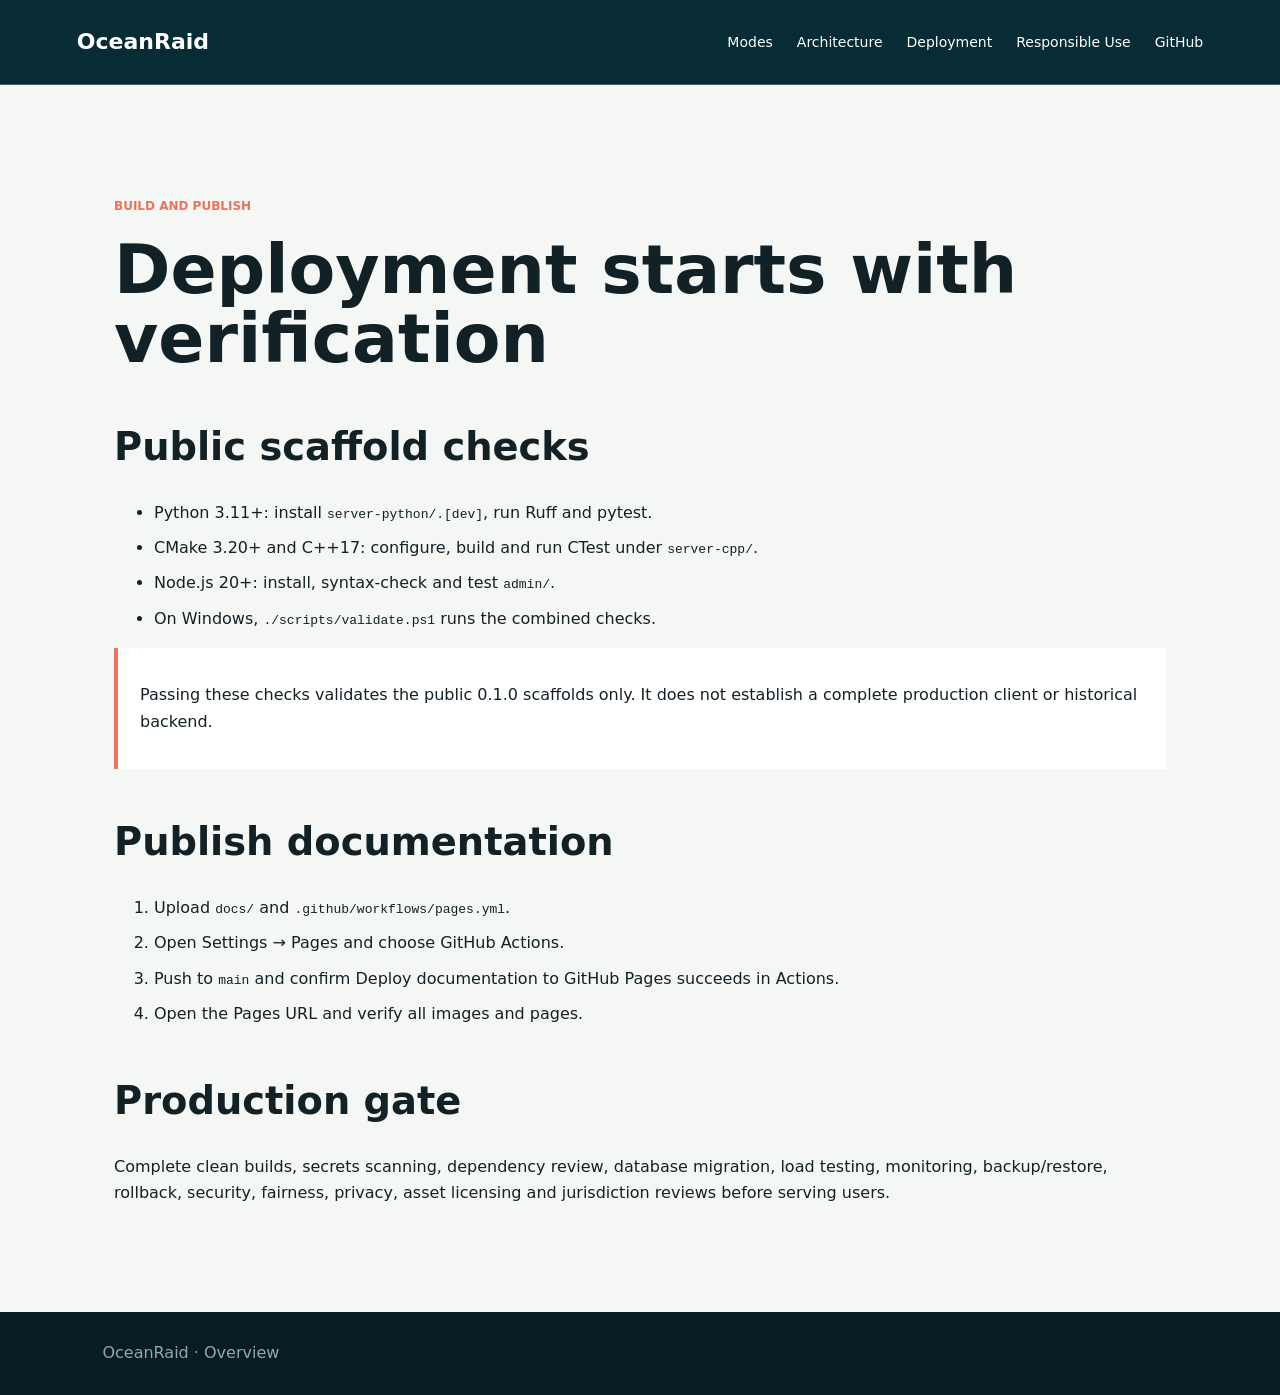
<file: docs/deployment.html>
<!doctype html><html lang="en" class="page"><head><meta charset="utf-8"><meta name="viewport" content="width=device-width,initial-scale=1"><title>OceanRaid Build, Test and GitHub Pages Deployment</title><meta name="description" content="Build and test the public OceanRaid scaffolds and publish its documentation through GitHub Pages before submitting the sitemap to Google and Bing."><meta name="robots" content="index,follow"><link rel="canonical" href="https://masterai-top.github.io/OceanRaid-Fishing-Game-Platform/deployment.html"><link rel="stylesheet" href="styles.css"></head><body><header><a class="brand" href="./">OceanRaid</a><nav><a href="features.html">Modes</a><a href="architecture.html">Architecture</a><a href="deployment.html">Deployment</a><a href="responsible-use.html">Responsible Use</a><a href="https://github.com/masterai-top/OceanRaid-Fishing-Game-Platform">GitHub</a></nav></header><main><p class="eyebrow">Build and publish</p><h1>Deployment starts with verification</h1><h2>Public scaffold checks</h2><ul><li>Python 3.11+: install <code>server-python/.[dev]</code>, run Ruff and pytest.</li><li>CMake 3.20+ and C++17: configure, build and run CTest under <code>server-cpp/</code>.</li><li>Node.js 20+: install, syntax-check and test <code>admin/</code>.</li><li>On Windows, <code>./scripts/validate.ps1</code> runs the combined checks.</li></ul><div class="notice"><p>Passing these checks validates the public 0.1.0 scaffolds only. It does not establish a complete production client or historical backend.</p></div><h2>Publish documentation</h2><ol><li>Upload <code>docs/</code> and <code>.github/workflows/pages.yml</code>.</li><li>Open Settings → Pages and choose GitHub Actions.</li><li>Push to <code>main</code> and confirm Deploy documentation to GitHub Pages succeeds in Actions.</li><li>Open the Pages URL and verify all images and pages.</li></ol><h2>Production gate</h2><p>Complete clean builds, secrets scanning, dependency review, database migration, load testing, monitoring, backup/restore, rollback, security, fairness, privacy, asset licensing and jurisdiction reviews before serving users.</p></main><footer>OceanRaid · <a href="./">Overview</a></footer></body></html>
</file>
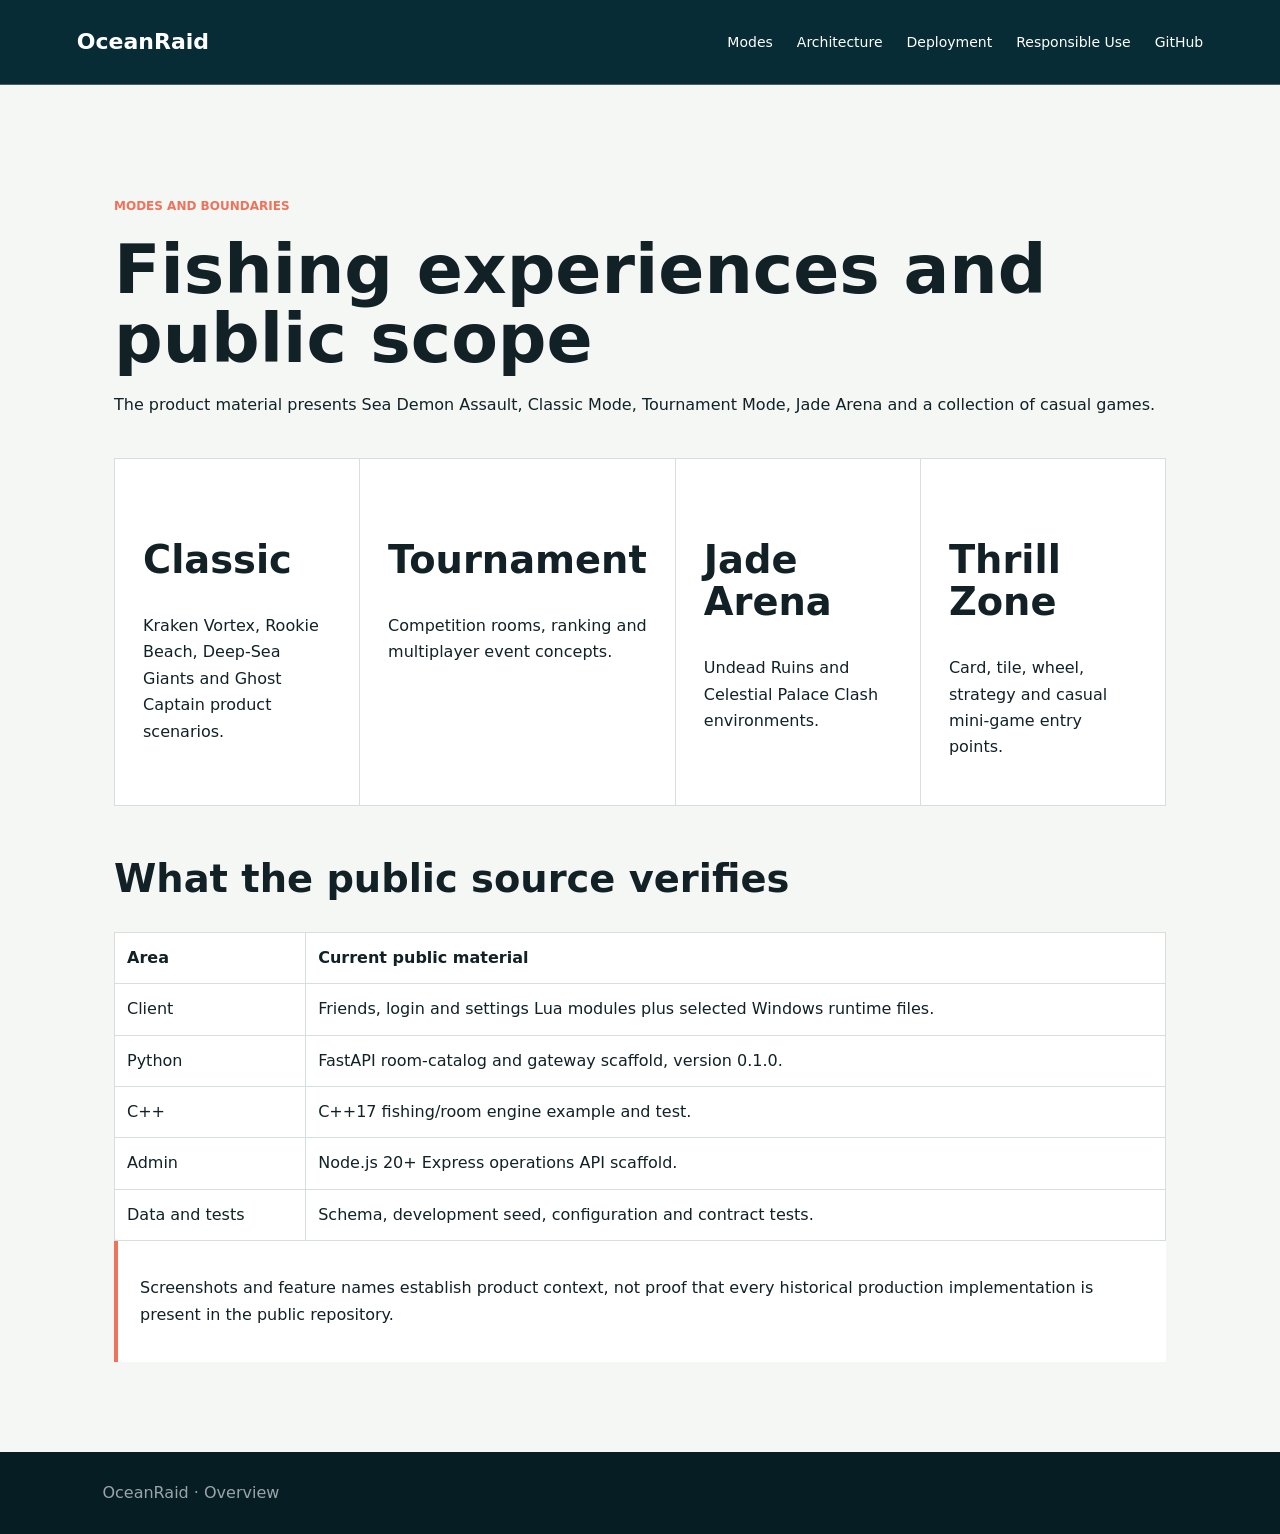
<file: docs/features.html>
<!doctype html><html lang="en" class="page"><head><meta charset="utf-8"><meta name="viewport" content="width=device-width,initial-scale=1"><title>OceanRaid Fishing Game Modes and Public Scope</title><meta name="description" content="OceanRaid arcade fishing modes, product screenshots, mini-games and the verifiable scope of the public Lua, Python, C++, Node.js and database scaffolds."><meta name="robots" content="index,follow,max-image-preview:large"><link rel="canonical" href="https://masterai-top.github.io/OceanRaid-Fishing-Game-Platform/features.html"><link rel="stylesheet" href="styles.css"></head><body><header><a class="brand" href="./">OceanRaid</a><nav><a href="features.html">Modes</a><a href="architecture.html">Architecture</a><a href="deployment.html">Deployment</a><a href="responsible-use.html">Responsible Use</a><a href="https://github.com/masterai-top/OceanRaid-Fishing-Game-Platform">GitHub</a></nav></header><main><p class="eyebrow">Modes and boundaries</p><h1>Fishing experiences and public scope</h1><p>The product material presents Sea Demon Assault, Classic Mode, Tournament Mode, Jade Arena and a collection of casual games.</p><div class="grid"><article><h2>Classic</h2><p>Kraken Vortex, Rookie Beach, Deep-Sea Giants and Ghost Captain product scenarios.</p></article><article><h2>Tournament</h2><p>Competition rooms, ranking and multiplayer event concepts.</p></article><article><h2>Jade Arena</h2><p>Undead Ruins and Celestial Palace Clash environments.</p></article><article><h2>Thrill Zone</h2><p>Card, tile, wheel, strategy and casual mini-game entry points.</p></article></div><h2>What the public source verifies</h2><table><tr><th>Area</th><th>Current public material</th></tr><tr><td>Client</td><td>Friends, login and settings Lua modules plus selected Windows runtime files.</td></tr><tr><td>Python</td><td>FastAPI room-catalog and gateway scaffold, version 0.1.0.</td></tr><tr><td>C++</td><td>C++17 fishing/room engine example and test.</td></tr><tr><td>Admin</td><td>Node.js 20+ Express operations API scaffold.</td></tr><tr><td>Data and tests</td><td>Schema, development seed, configuration and contract tests.</td></tr></table><div class="notice"><p>Screenshots and feature names establish product context, not proof that every historical production implementation is present in the public repository.</p></div></main><footer>OceanRaid · <a href="./">Overview</a></footer></body></html>
</file>
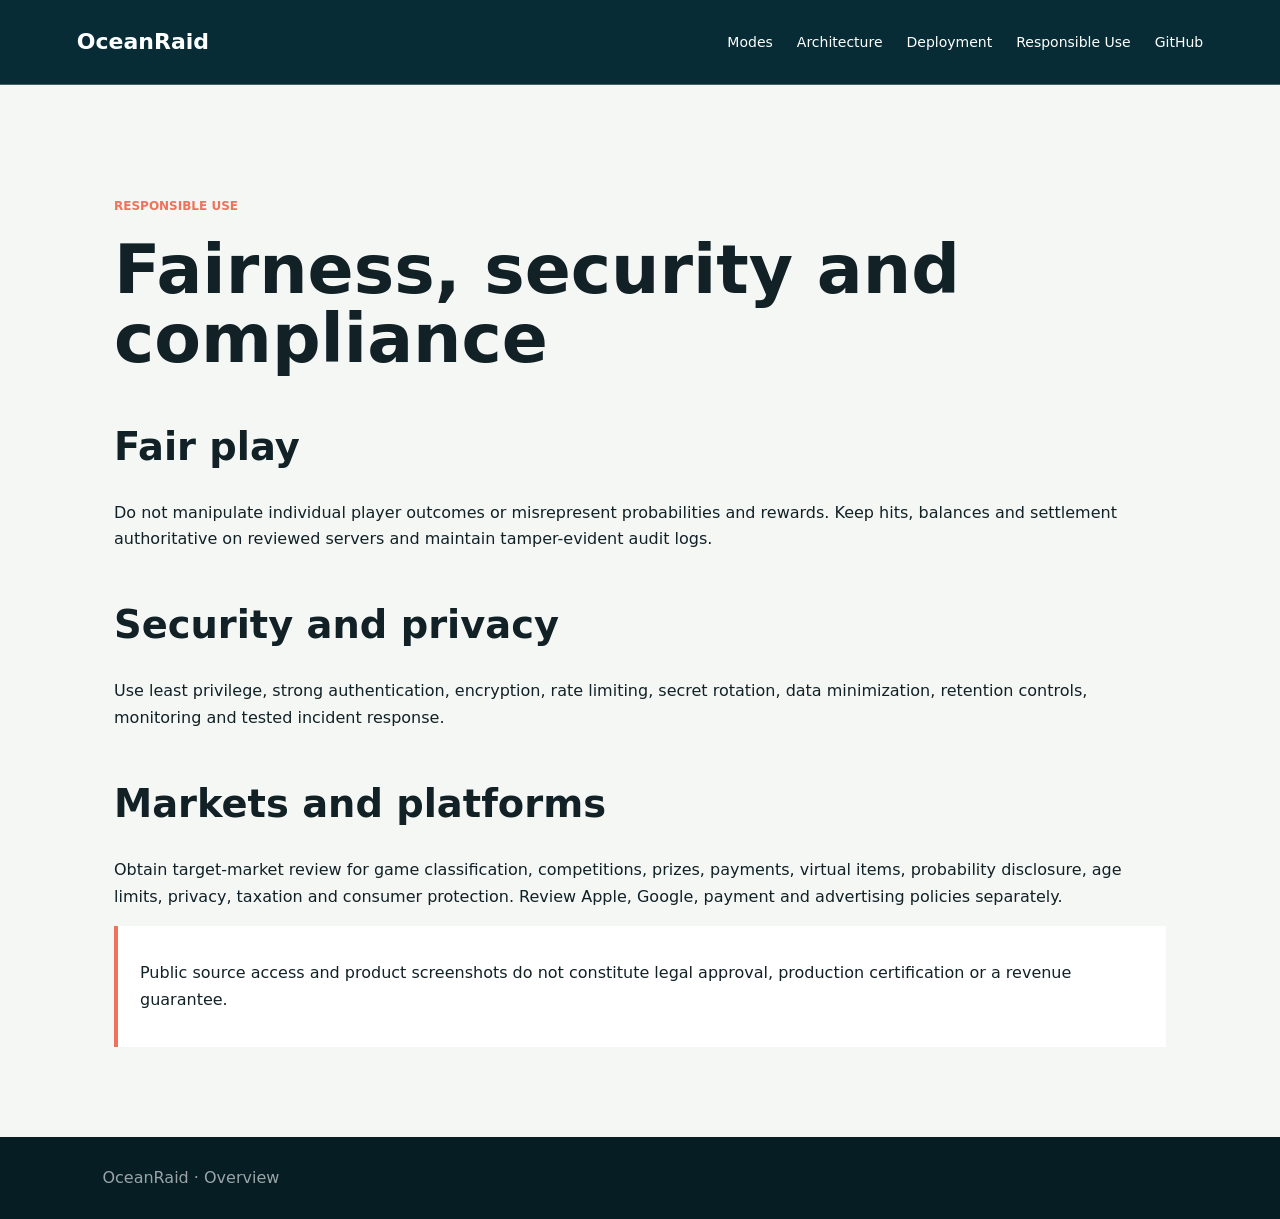
<file: docs/responsible-use.html>
<!doctype html><html lang="en" class="page"><head><meta charset="utf-8"><meta name="viewport" content="width=device-width,initial-scale=1"><title>OceanRaid Fairness, Security and Responsible Use</title><meta name="description" content="Fairness, security, privacy, probability, payments, age protection, licensing and responsible-use requirements for arcade fishing software."><meta name="robots" content="index,follow"><link rel="canonical" href="https://masterai-top.github.io/OceanRaid-Fishing-Game-Platform/responsible-use.html"><link rel="stylesheet" href="styles.css"></head><body><header><a class="brand" href="./">OceanRaid</a><nav><a href="features.html">Modes</a><a href="architecture.html">Architecture</a><a href="deployment.html">Deployment</a><a href="responsible-use.html">Responsible Use</a><a href="https://github.com/masterai-top/OceanRaid-Fishing-Game-Platform">GitHub</a></nav></header><main><p class="eyebrow">Responsible use</p><h1>Fairness, security and compliance</h1><h2>Fair play</h2><p>Do not manipulate individual player outcomes or misrepresent probabilities and rewards. Keep hits, balances and settlement authoritative on reviewed servers and maintain tamper-evident audit logs.</p><h2>Security and privacy</h2><p>Use least privilege, strong authentication, encryption, rate limiting, secret rotation, data minimization, retention controls, monitoring and tested incident response.</p><h2>Markets and platforms</h2><p>Obtain target-market review for game classification, competitions, prizes, payments, virtual items, probability disclosure, age limits, privacy, taxation and consumer protection. Review Apple, Google, payment and advertising policies separately.</p><div class="notice"><p>Public source access and product screenshots do not constitute legal approval, production certification or a revenue guarantee.</p></div></main><footer>OceanRaid · <a href="./">Overview</a></footer></body></html>
</file>
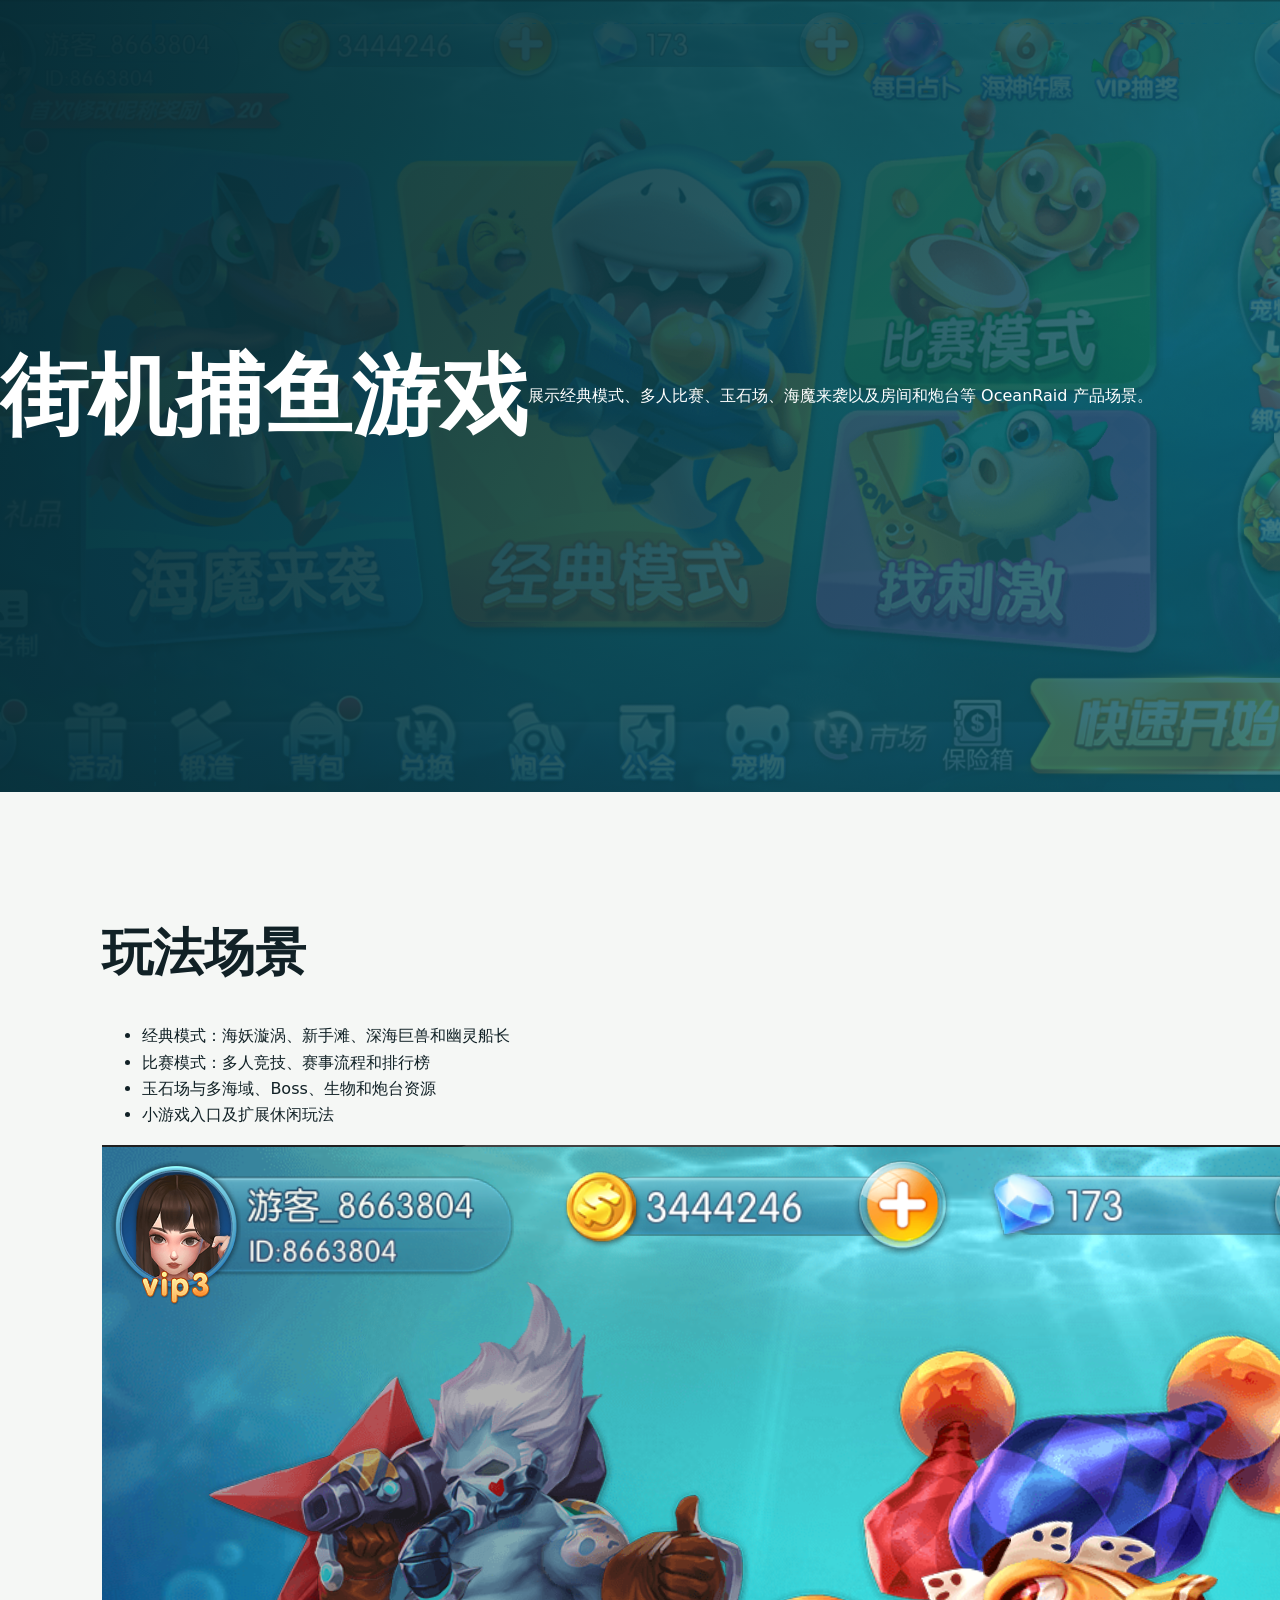
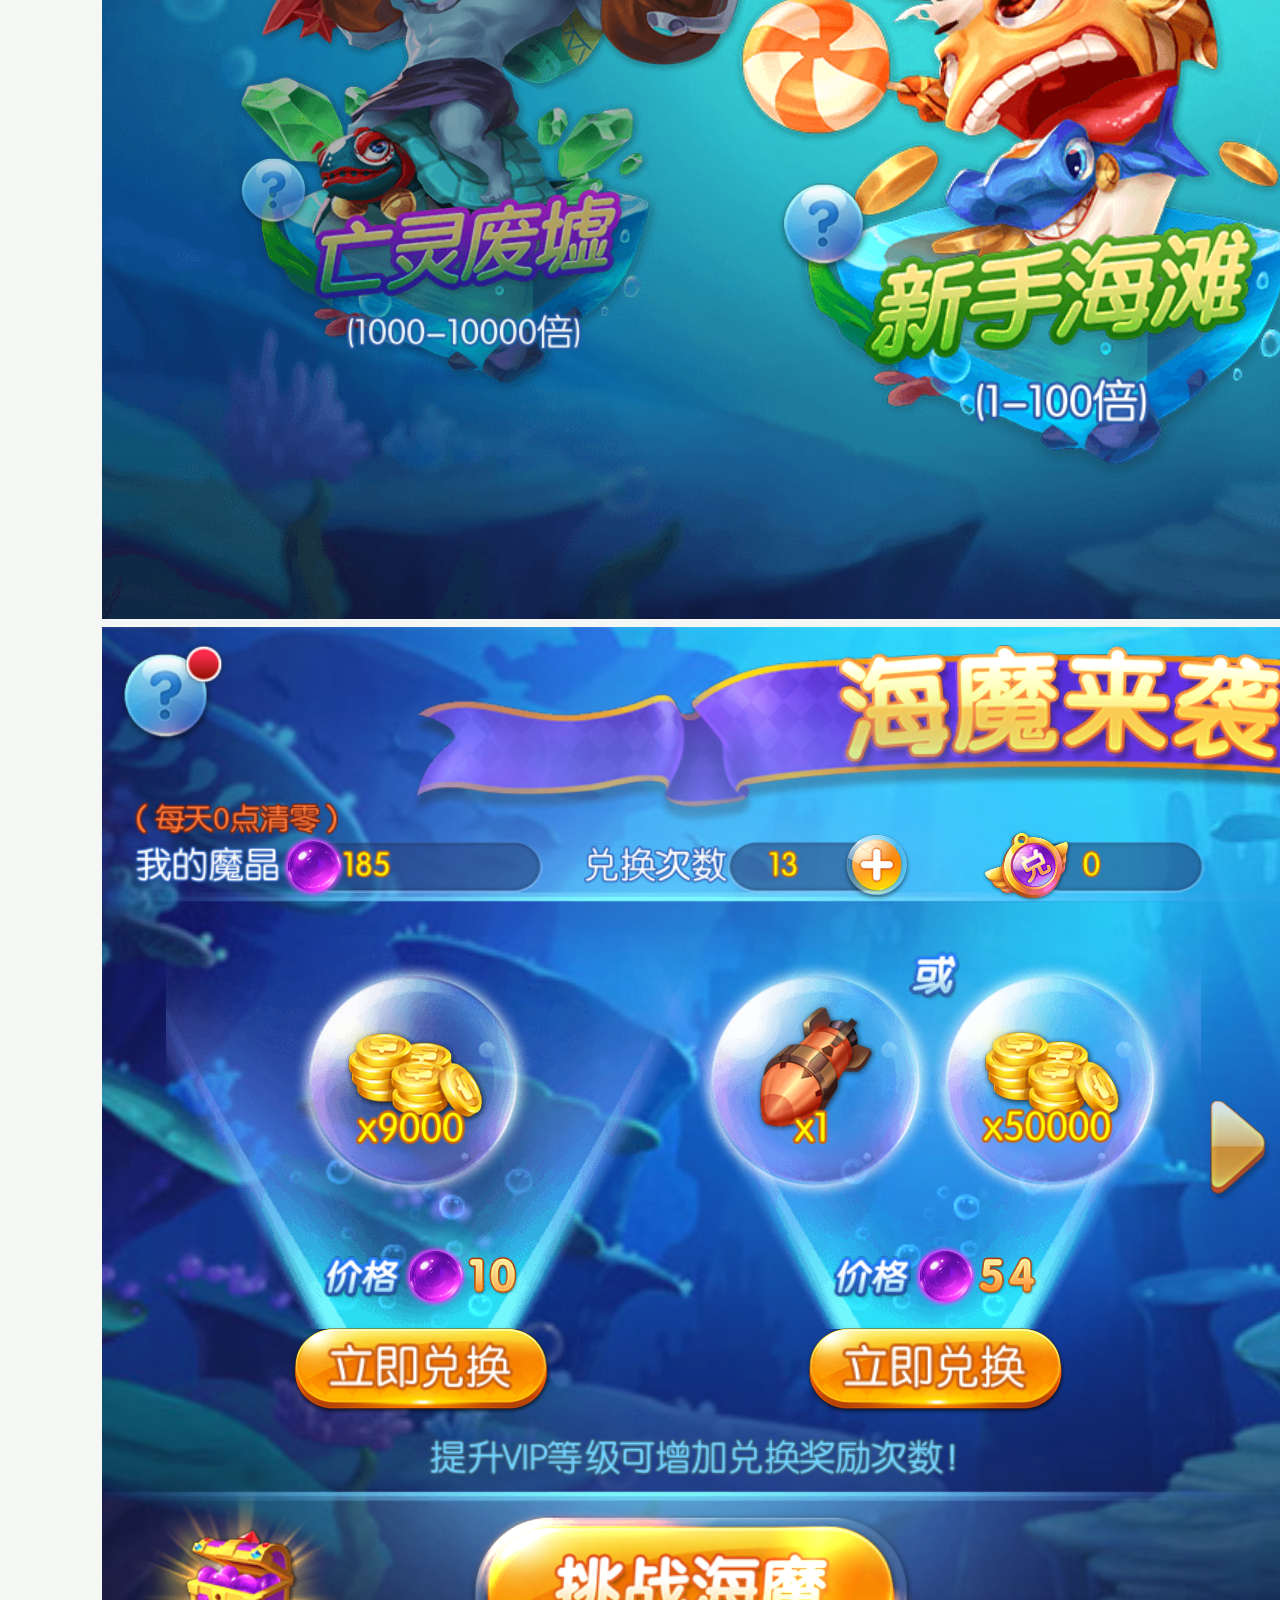
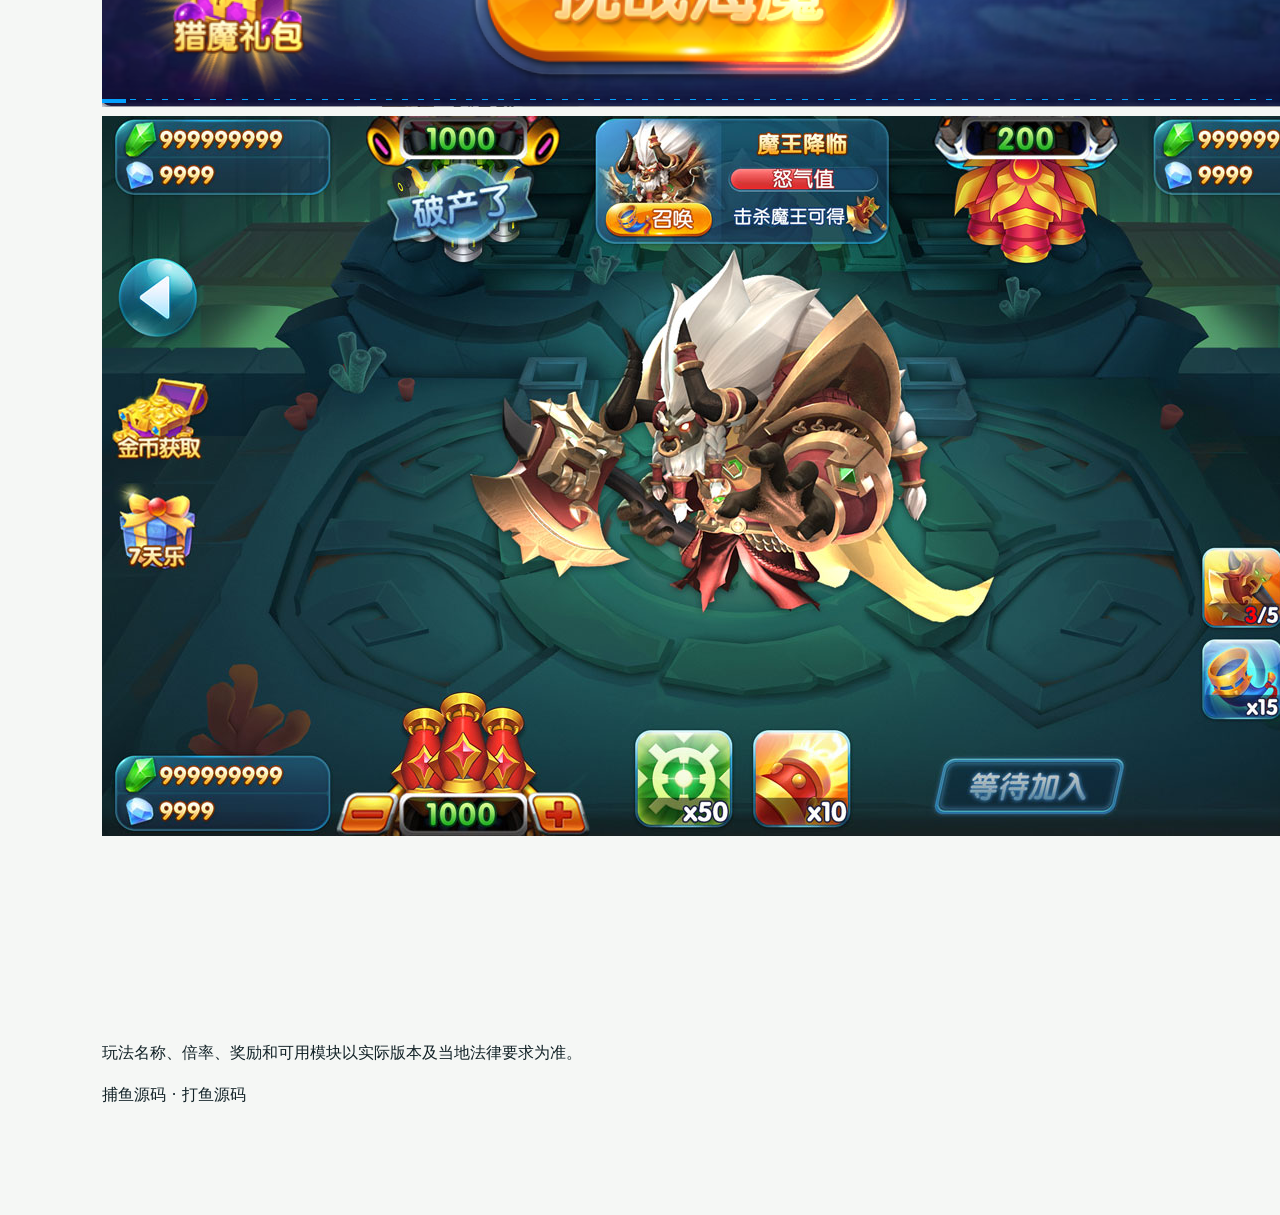
<file: docs/zh-cn/arcade-fishing-game.html>
<!doctype html><html lang="zh-Hans"><head><meta charset="utf-8"><meta name="viewport" content="width=device-width,initial-scale=1"><title>街机捕鱼游戏｜经典模式、Boss与多人比赛</title><meta name="description" content="街机捕鱼游戏专题：经典捕鱼、海妖漩涡、深海巨兽、幽灵船长、玉石场、多人比赛、房间、炮台、Boss 和排行榜产品场景。"><meta name="robots" content="index,follow,max-image-preview:large"><link rel="canonical" href="https://masterai-top.github.io/OceanRaid-Fishing-Game-Platform/zh-cn/arcade-fishing-game.html"><link rel="alternate" hreflang="zh-Hans" href="https://masterai-top.github.io/OceanRaid-Fishing-Game-Platform/zh-cn/arcade-fishing-game.html"><link rel="alternate" hreflang="zh-Hant" href="https://masterai-top.github.io/OceanRaid-Fishing-Game-Platform/zh-tw/arcade-fishing-game.html"><link rel="stylesheet" href="../styles.css"></head><body><main><section class="hero"><h1>街机捕鱼游戏</h1><p>展示经典模式、多人比赛、玉石场、海魔来袭以及房间和炮台等 OceanRaid 产品场景。</p></section><section><h2>玩法场景</h2><ul><li>经典模式：海妖漩涡、新手滩、深海巨兽和幽灵船长</li><li>比赛模式：多人竞技、赛事流程和排行榜</li><li>玉石场与多海域、Boss、生物和炮台资源</li><li>小游戏入口及扩展休闲玩法</li></ul><img src="../assets/screenshots/jingdian.png" alt="街机捕鱼经典大厅"><img src="../assets/screenshots/haimo.png" alt="街机捕鱼海魔来袭"><img src="../assets/screenshots/jade-arena.jpg" alt="街机捕鱼玉石场"></section><section><p>玩法名称、倍率、奖励和可用模块以实际版本及当地法律要求为准。</p><p><a href="fishing-game-source-code.html">捕鱼源码</a> · <a href="fish-shooting-game-source-code.html">打鱼源码</a></p></section></main></body></html>
</file>
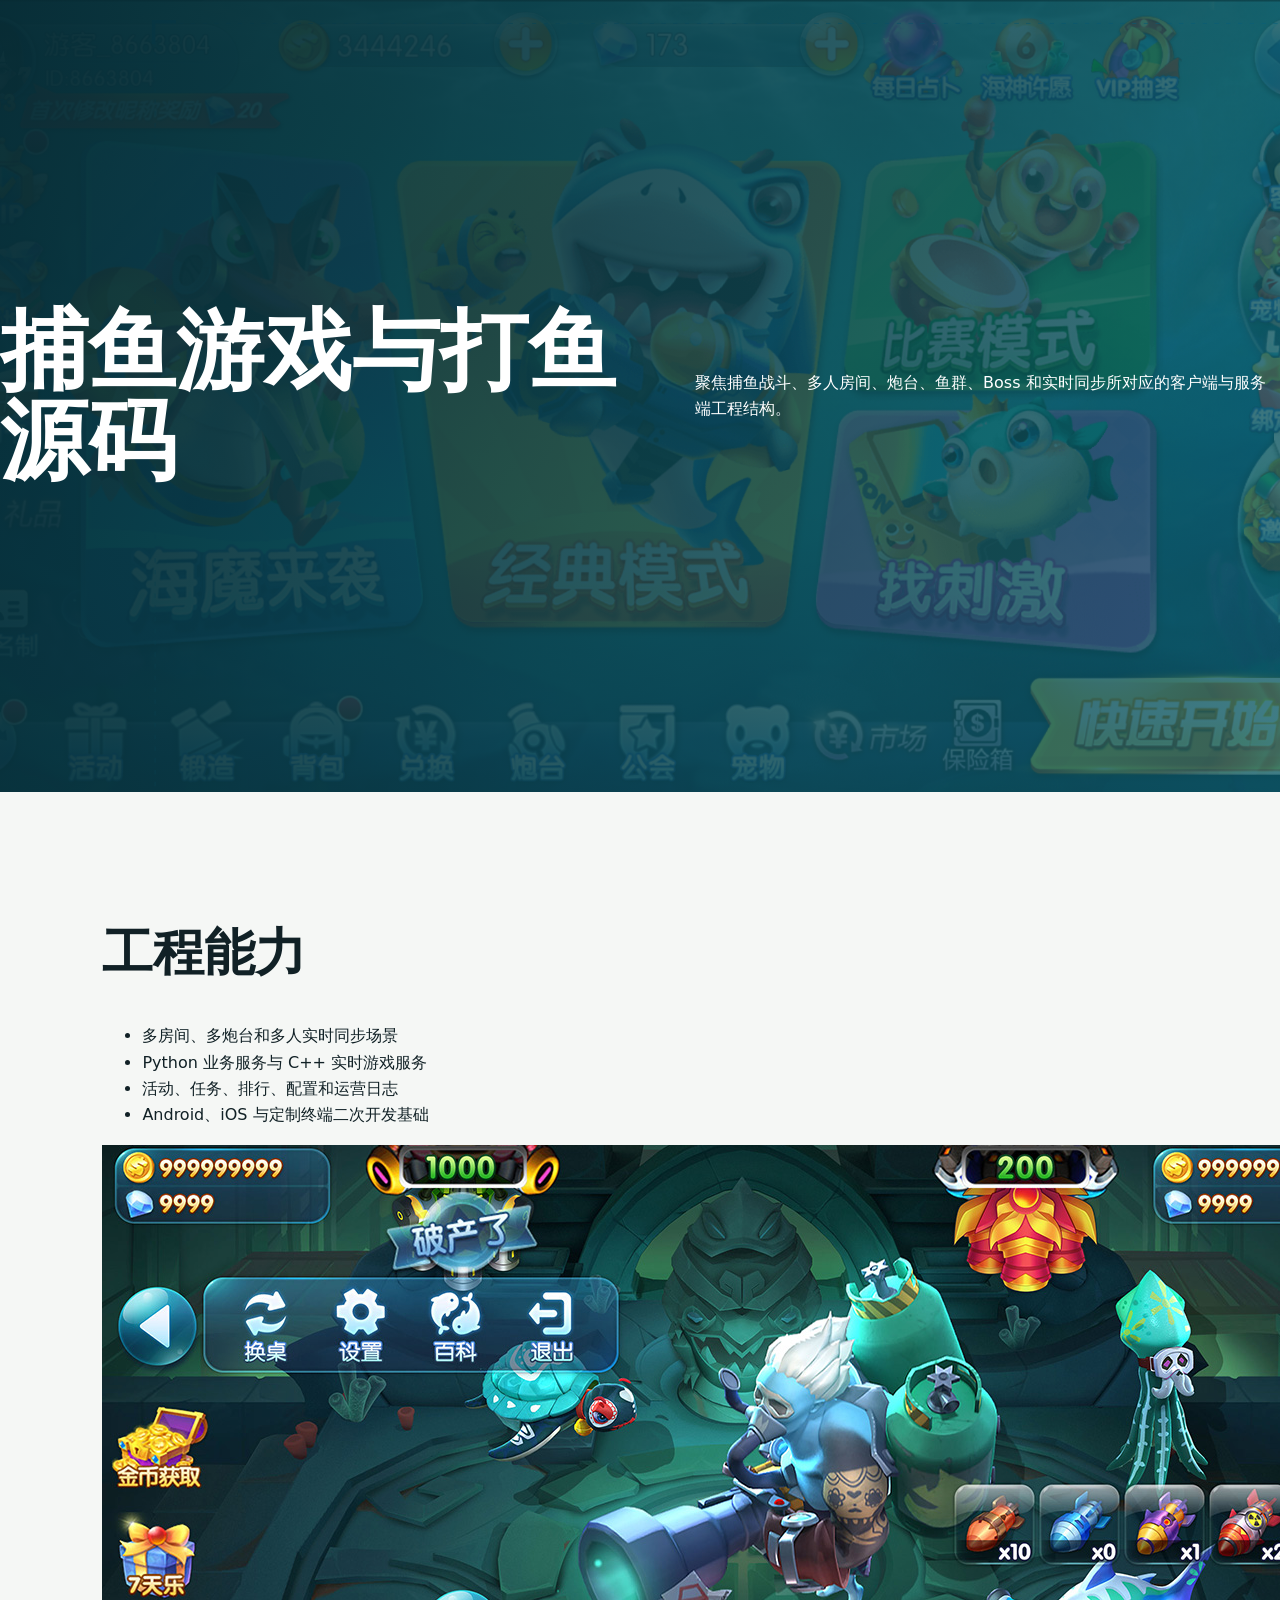
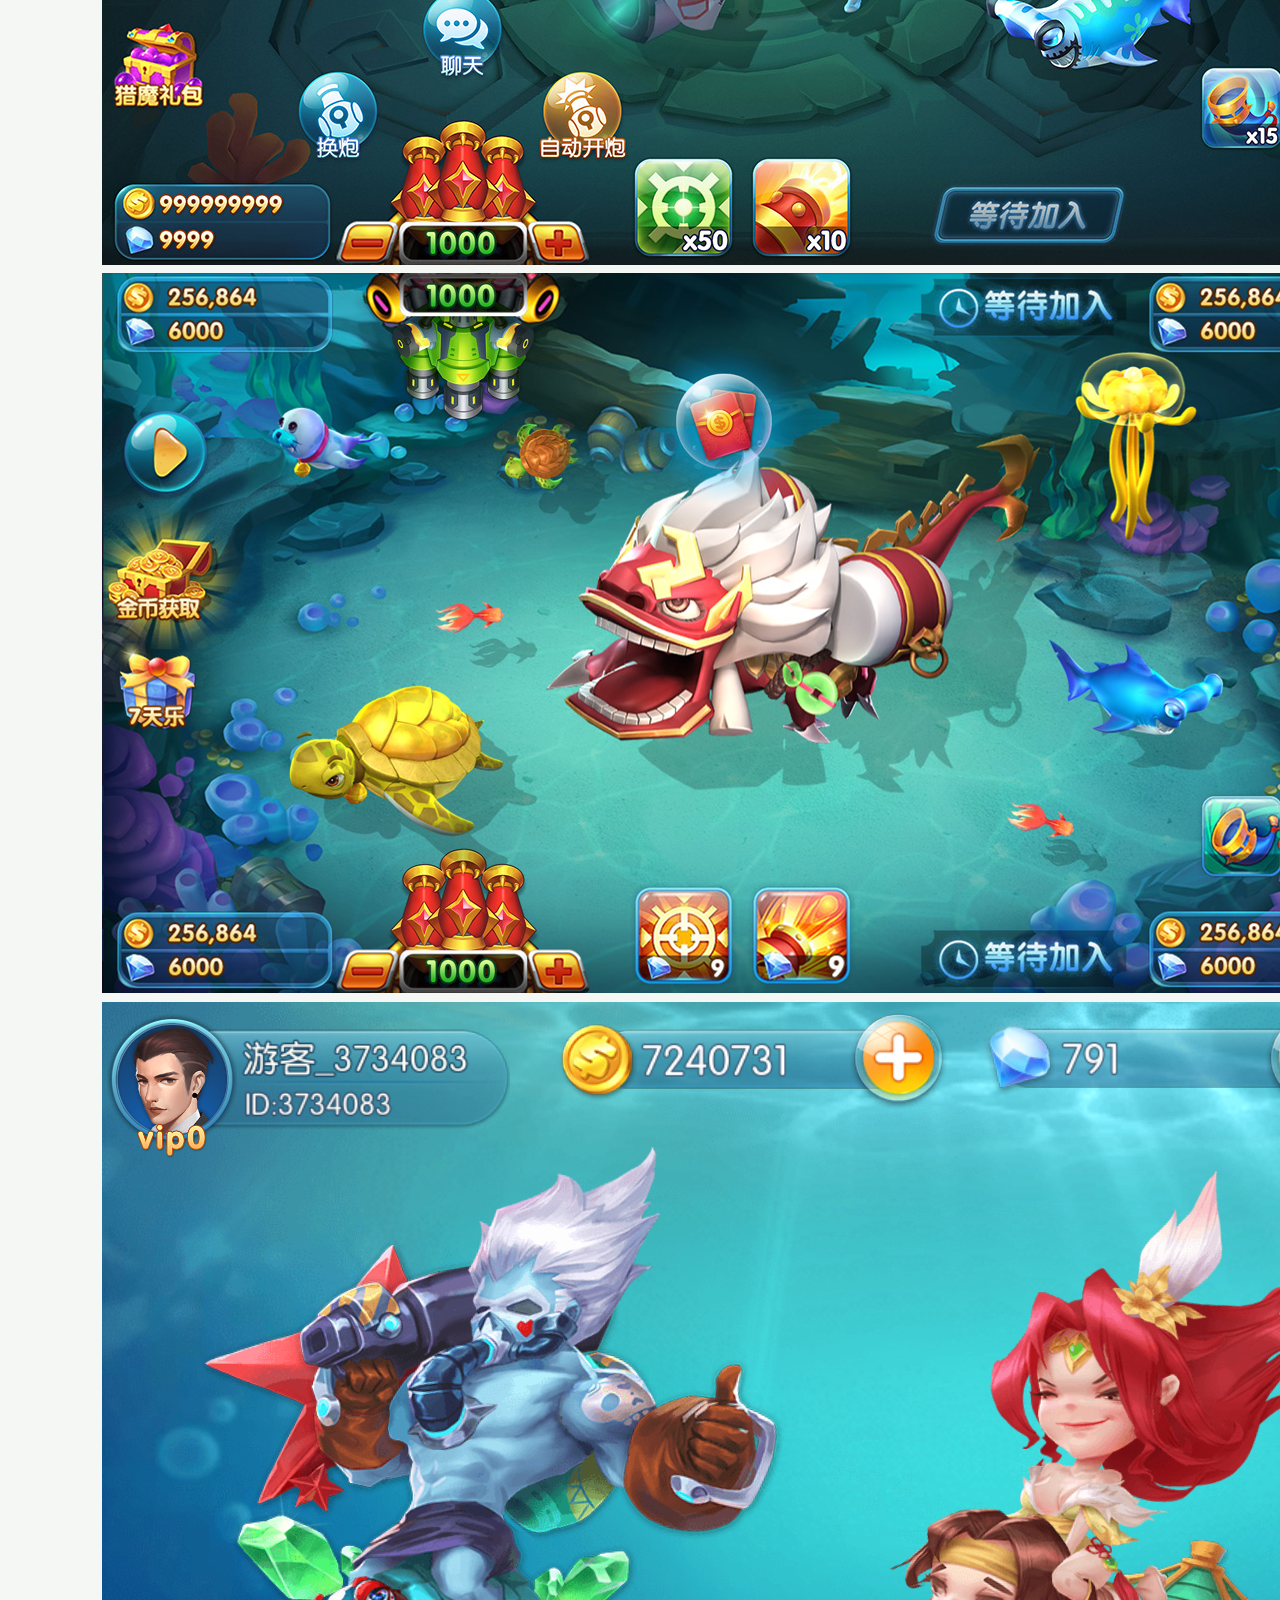
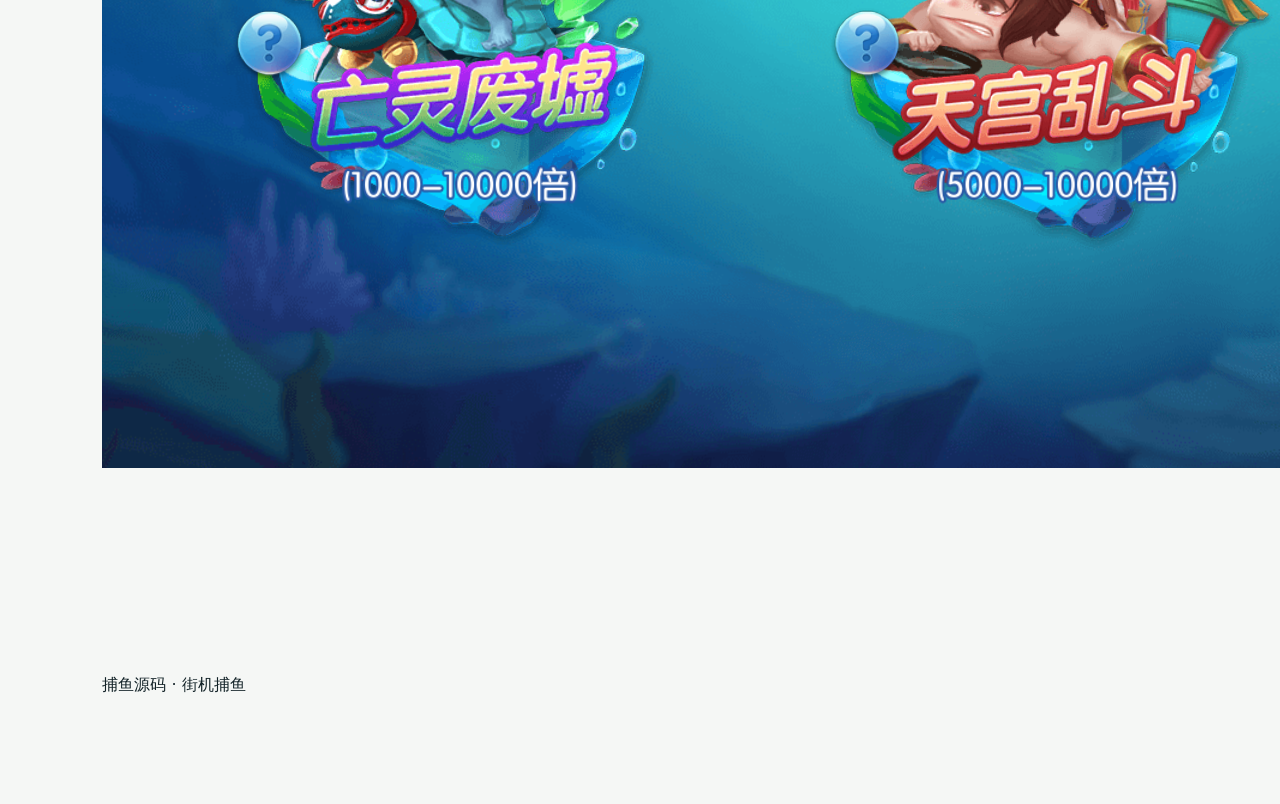
<file: docs/zh-cn/fish-shooting-game-source-code.html>
<!doctype html><html lang="zh-Hans"><head><meta charset="utf-8"><meta name="viewport" content="width=device-width,initial-scale=1"><title>捕鱼游戏与打鱼源码｜房间、炮台和战斗服务</title><meta name="description" content="捕鱼游戏与打鱼源码专题：多人房间、炮台、鱼群、Boss、战斗同步、比赛流程，以及 Cocos、Lua、Python、C++ 和 Node.js 技术结构。"><meta name="robots" content="index,follow,max-image-preview:large"><link rel="canonical" href="https://masterai-top.github.io/OceanRaid-Fishing-Game-Platform/zh-cn/fish-shooting-game-source-code.html"><link rel="alternate" hreflang="zh-Hans" href="https://masterai-top.github.io/OceanRaid-Fishing-Game-Platform/zh-cn/fish-shooting-game-source-code.html"><link rel="alternate" hreflang="zh-Hant" href="https://masterai-top.github.io/OceanRaid-Fishing-Game-Platform/zh-tw/fish-shooting-game-source-code.html"><link rel="stylesheet" href="../styles.css"></head><body><main><section class="hero"><h1>捕鱼游戏与打鱼源码</h1><p>聚焦捕鱼战斗、多人房间、炮台、鱼群、Boss 和实时同步所对应的客户端与服务端工程结构。</p></section><section><h2>工程能力</h2><ul><li>多房间、多炮台和多人实时同步场景</li><li>Python 业务服务与 C++ 实时游戏服务</li><li>活动、任务、排行、配置和运营日志</li><li>Android、iOS 与定制终端二次开发基础</li></ul><img src="../assets/screenshots/zhandou2.jpg" alt="打鱼源码多人战斗画面"><img src="../assets/screenshots/zhandou3.jpg" alt="捕鱼游戏实时战斗"><img src="../assets/screenshots/yushidating.png" alt="捕鱼游戏玉石大厅"></section><section><p><a href="fishing-game-source-code.html">捕鱼源码</a> · <a href="arcade-fishing-game.html">街机捕鱼</a></p></section></main></body></html>
</file>
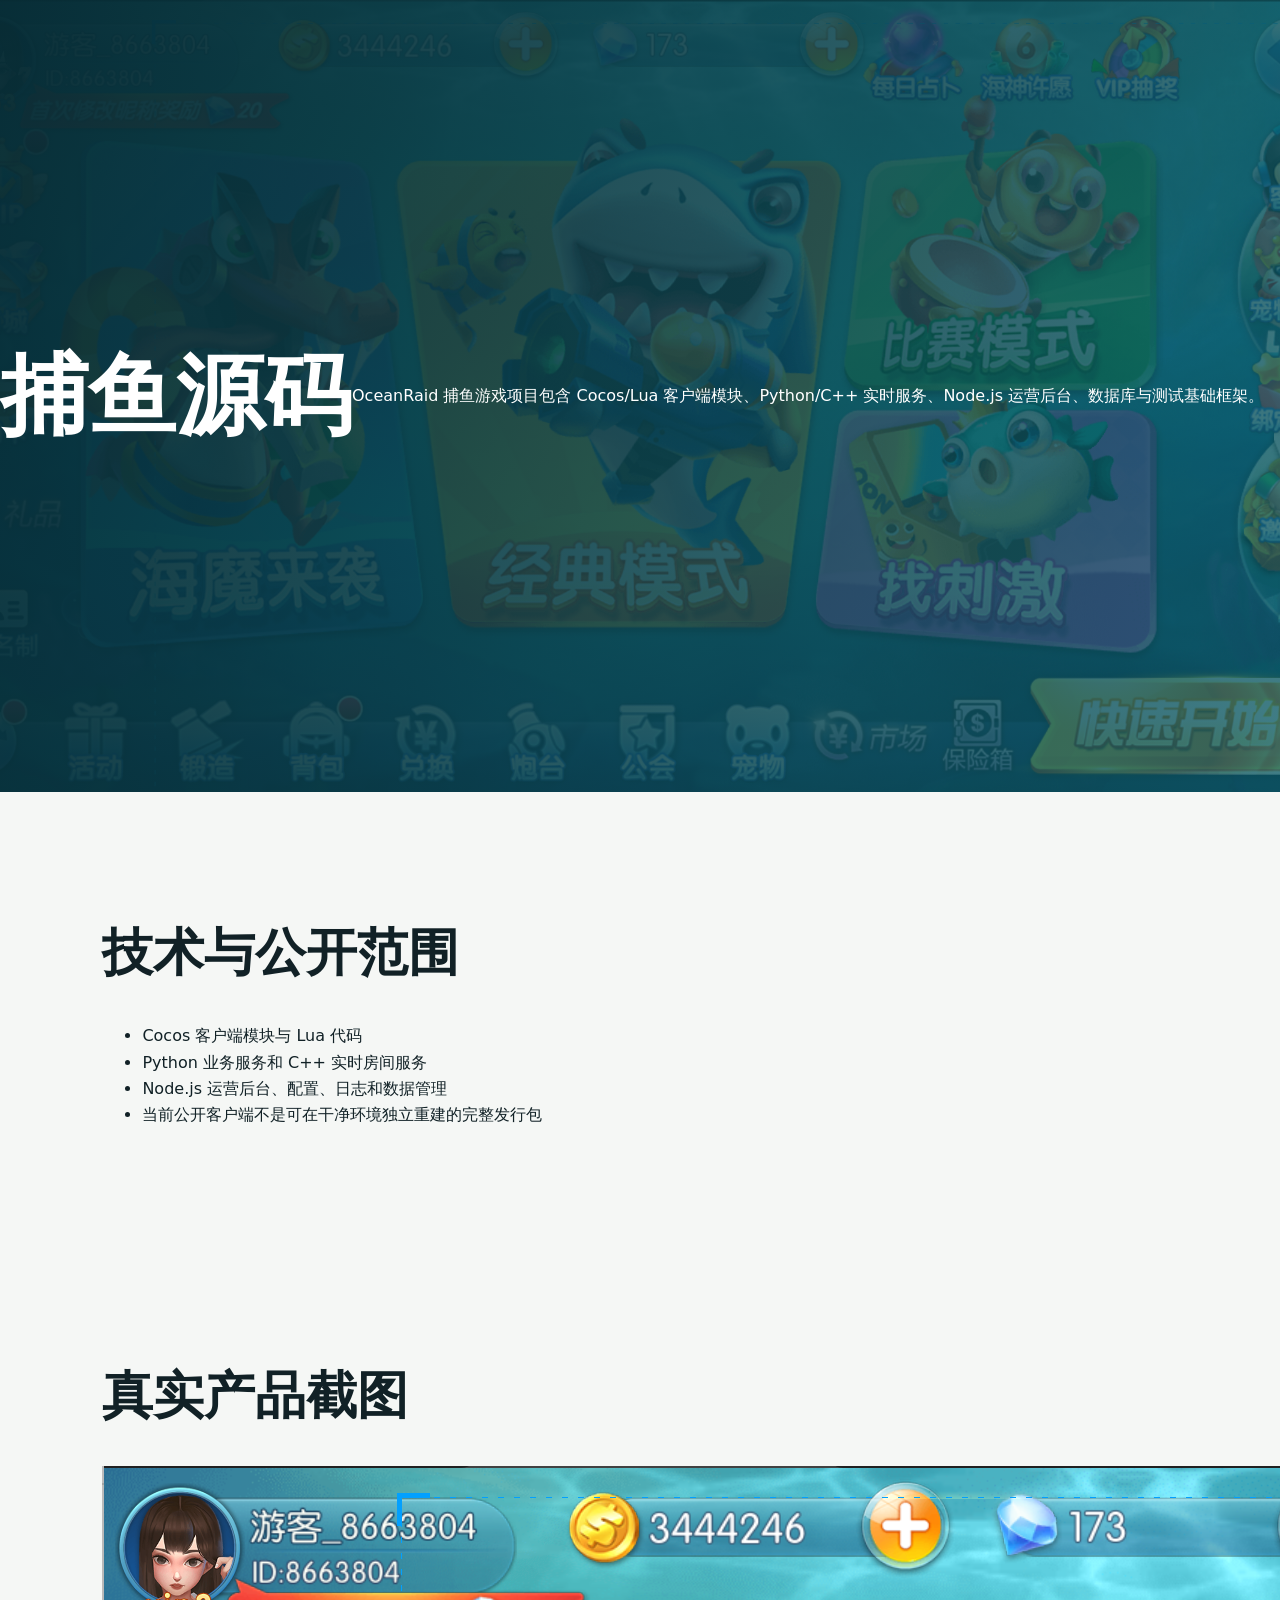
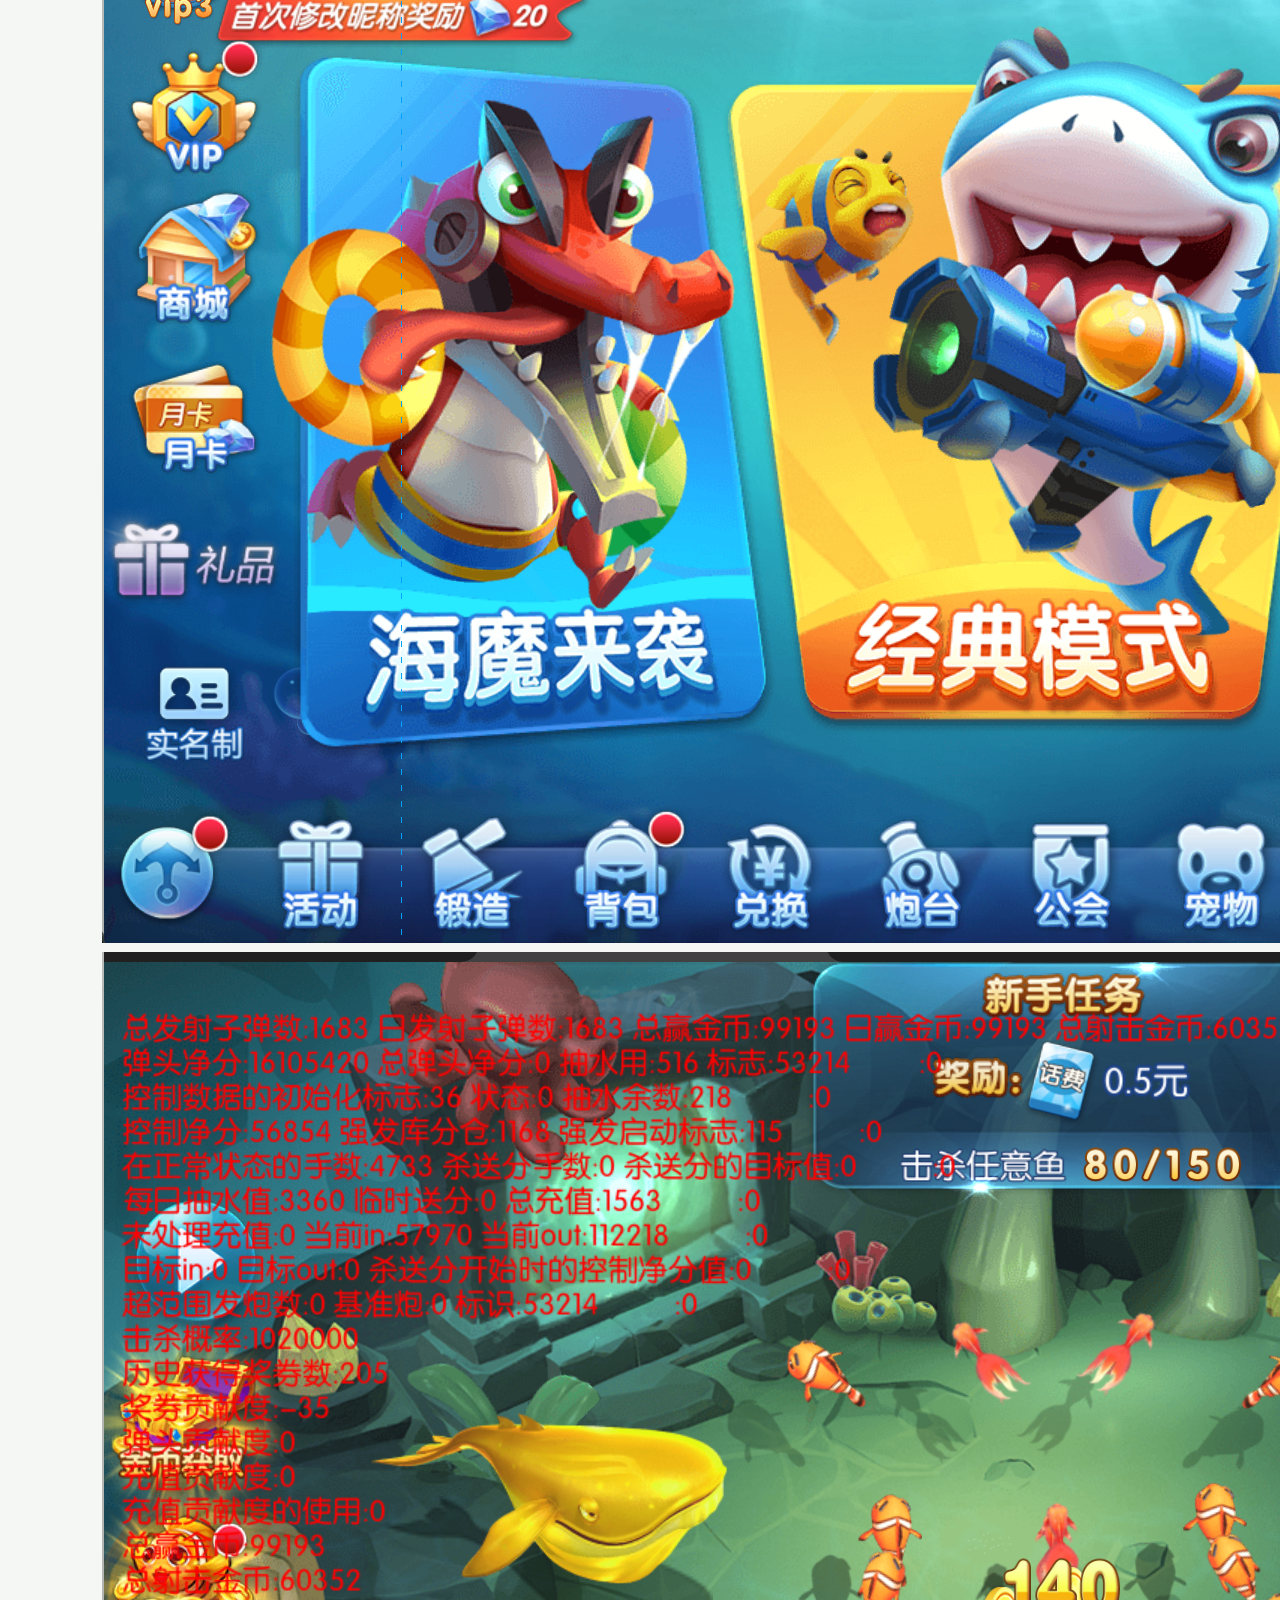
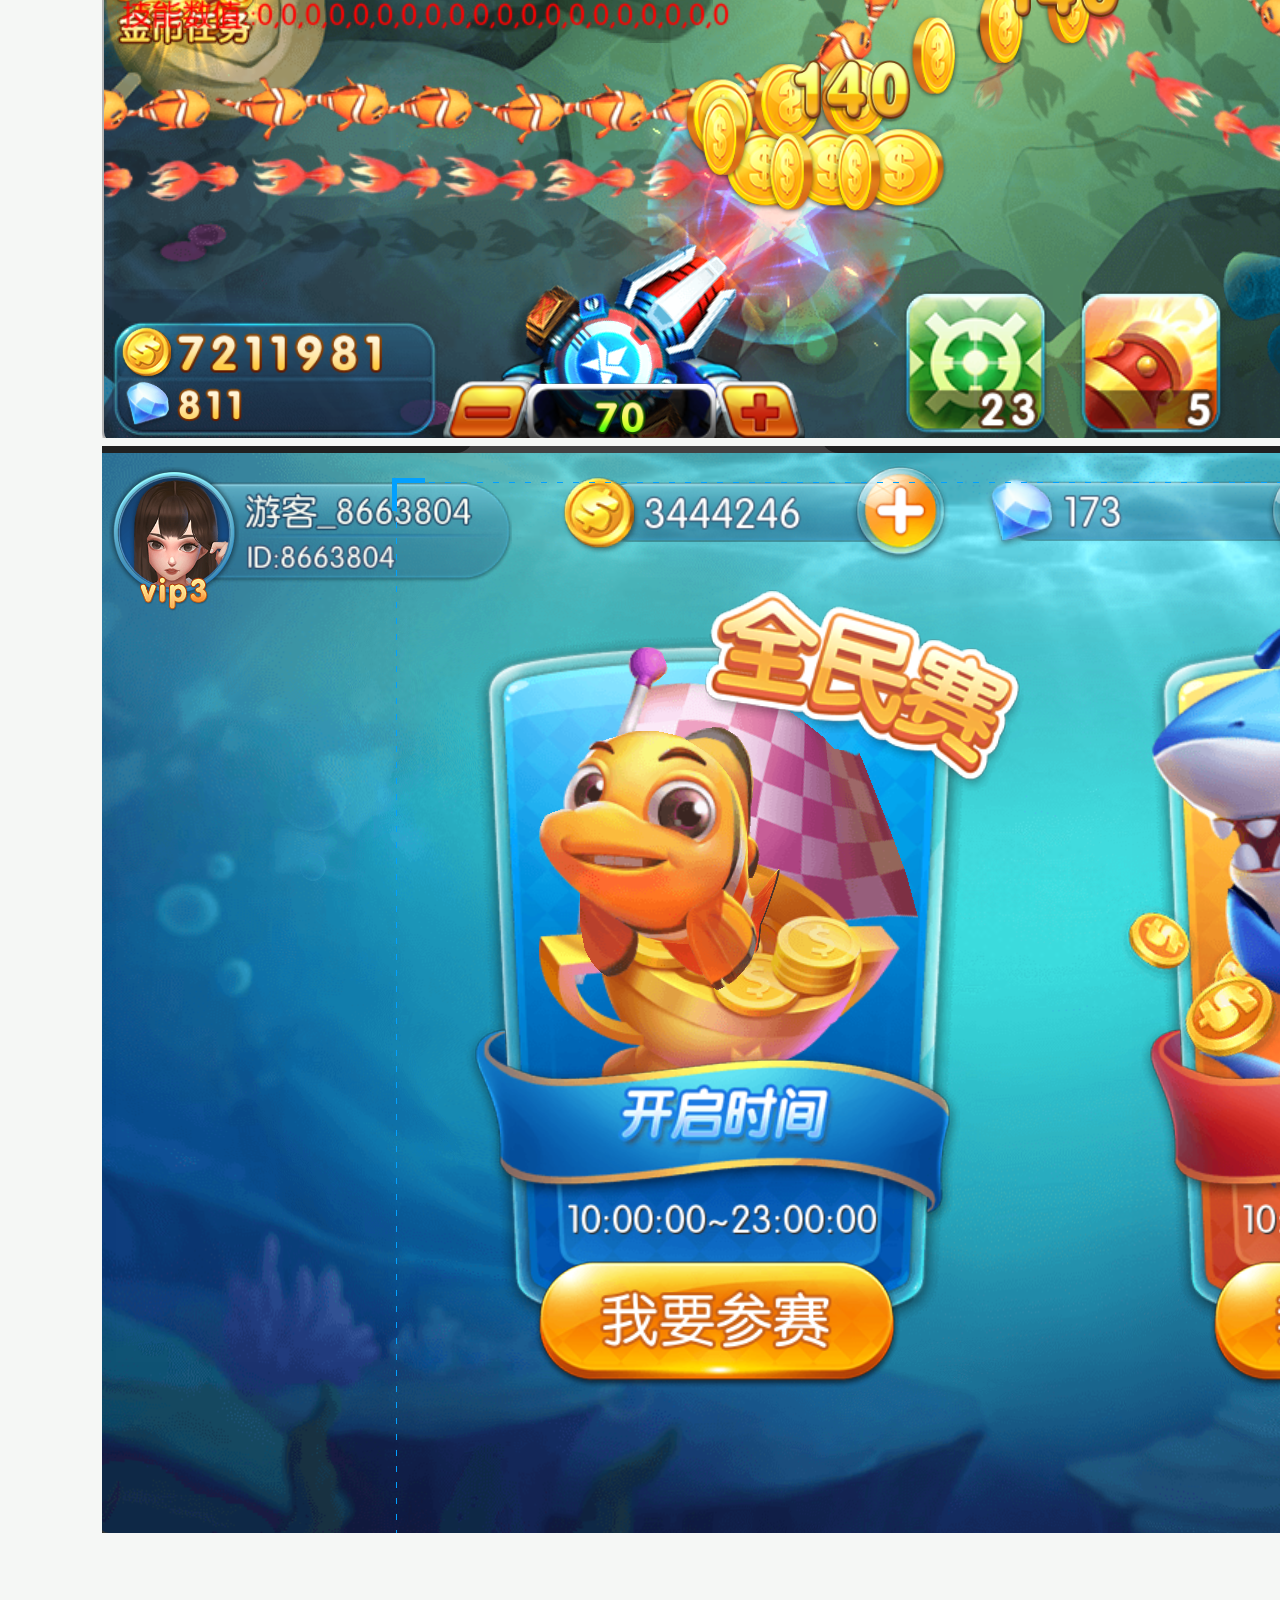
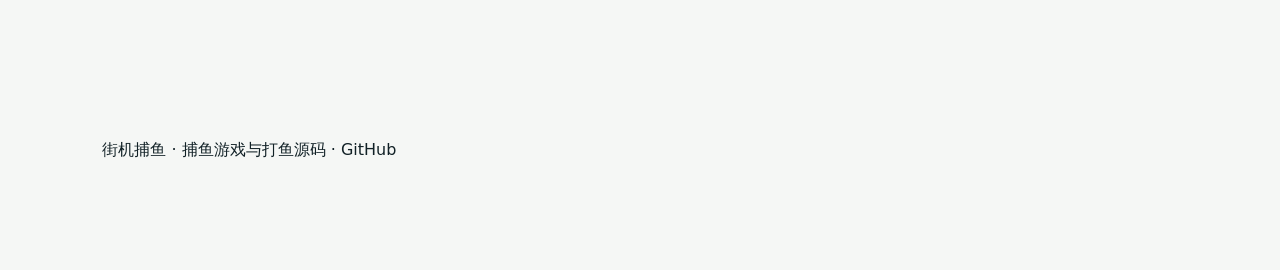
<file: docs/zh-cn/fishing-game-source-code.html>
<!doctype html><html lang="zh-Hans"><head><meta charset="utf-8"><meta name="viewport" content="width=device-width,initial-scale=1"><title>捕鱼源码｜Cocos客户端与Python/C++服务端</title><meta name="description" content="捕鱼源码专题：Cocos/Lua 客户端模块、Python/C++ 游戏服务端、Node.js 后台、多人房间、炮台、Boss、经典捕鱼和比赛模式。"><meta name="robots" content="index,follow,max-image-preview:large"><link rel="canonical" href="https://masterai-top.github.io/OceanRaid-Fishing-Game-Platform/zh-cn/fishing-game-source-code.html"><link rel="alternate" hreflang="zh-Hans" href="https://masterai-top.github.io/OceanRaid-Fishing-Game-Platform/zh-cn/fishing-game-source-code.html"><link rel="alternate" hreflang="zh-Hant" href="https://masterai-top.github.io/OceanRaid-Fishing-Game-Platform/zh-tw/fishing-game-source-code.html"><link rel="stylesheet" href="../styles.css"></head><body><main><section class="hero"><h1>捕鱼源码</h1><p>OceanRaid 捕鱼游戏项目包含 Cocos/Lua 客户端模块、Python/C++ 实时服务、Node.js 运营后台、数据库与测试基础框架。</p></section><section><h2>技术与公开范围</h2><ul><li>Cocos 客户端模块与 Lua 代码</li><li>Python 业务服务和 C++ 实时房间服务</li><li>Node.js 运营后台、配置、日志和数据管理</li><li>当前公开客户端不是可在干净环境独立重建的完整发行包</li></ul></section><section><h2>真实产品截图</h2><img src="../assets/screenshots/lobby.png" alt="捕鱼源码游戏大厅"><img src="../assets/screenshots/classic-mode.png" alt="经典捕鱼游戏源码画面"><img src="../assets/screenshots/tournament-mode.png" alt="多人捕鱼比赛模式"></section><section><p><a href="arcade-fishing-game.html">街机捕鱼</a> · <a href="fish-shooting-game-source-code.html">捕鱼游戏与打鱼源码</a> · <a href="https://github.com/masterai-top/OceanRaid-Fishing-Game-Platform">GitHub</a></p></section></main></body></html>
</file>
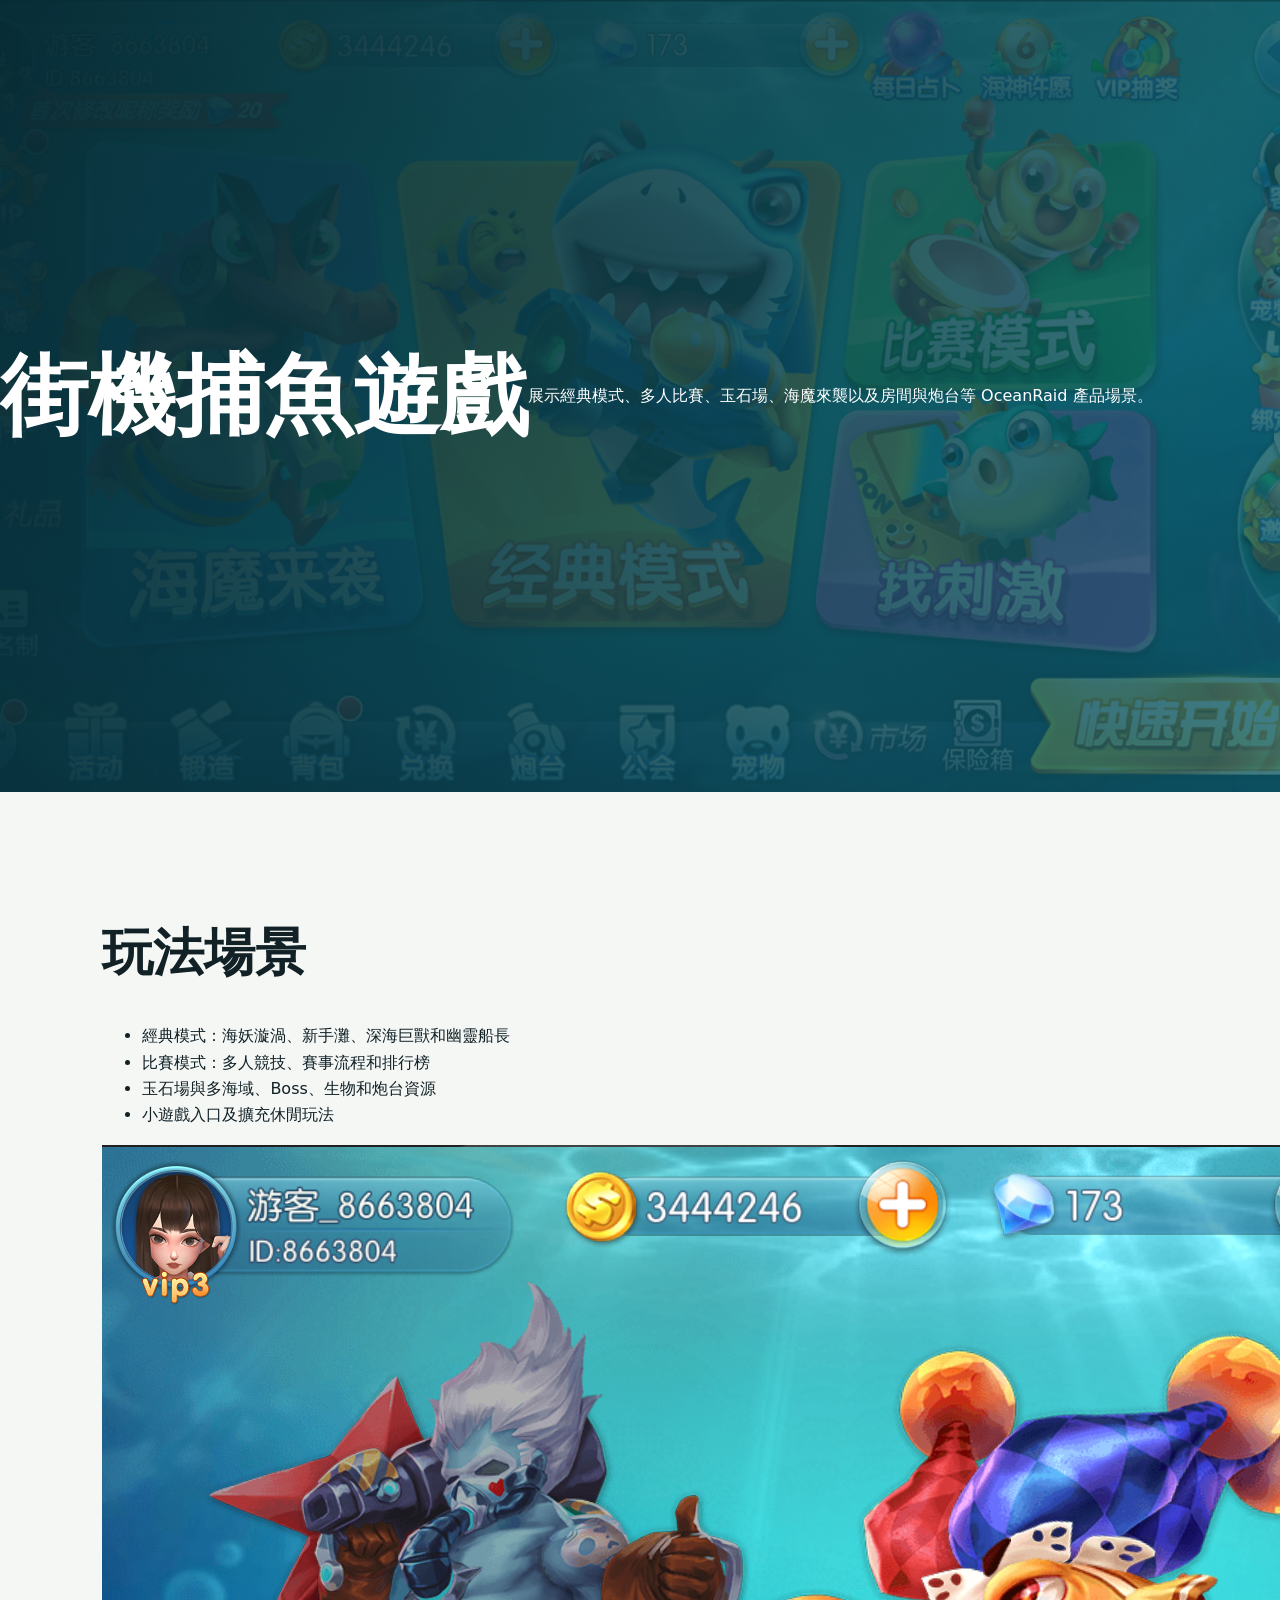
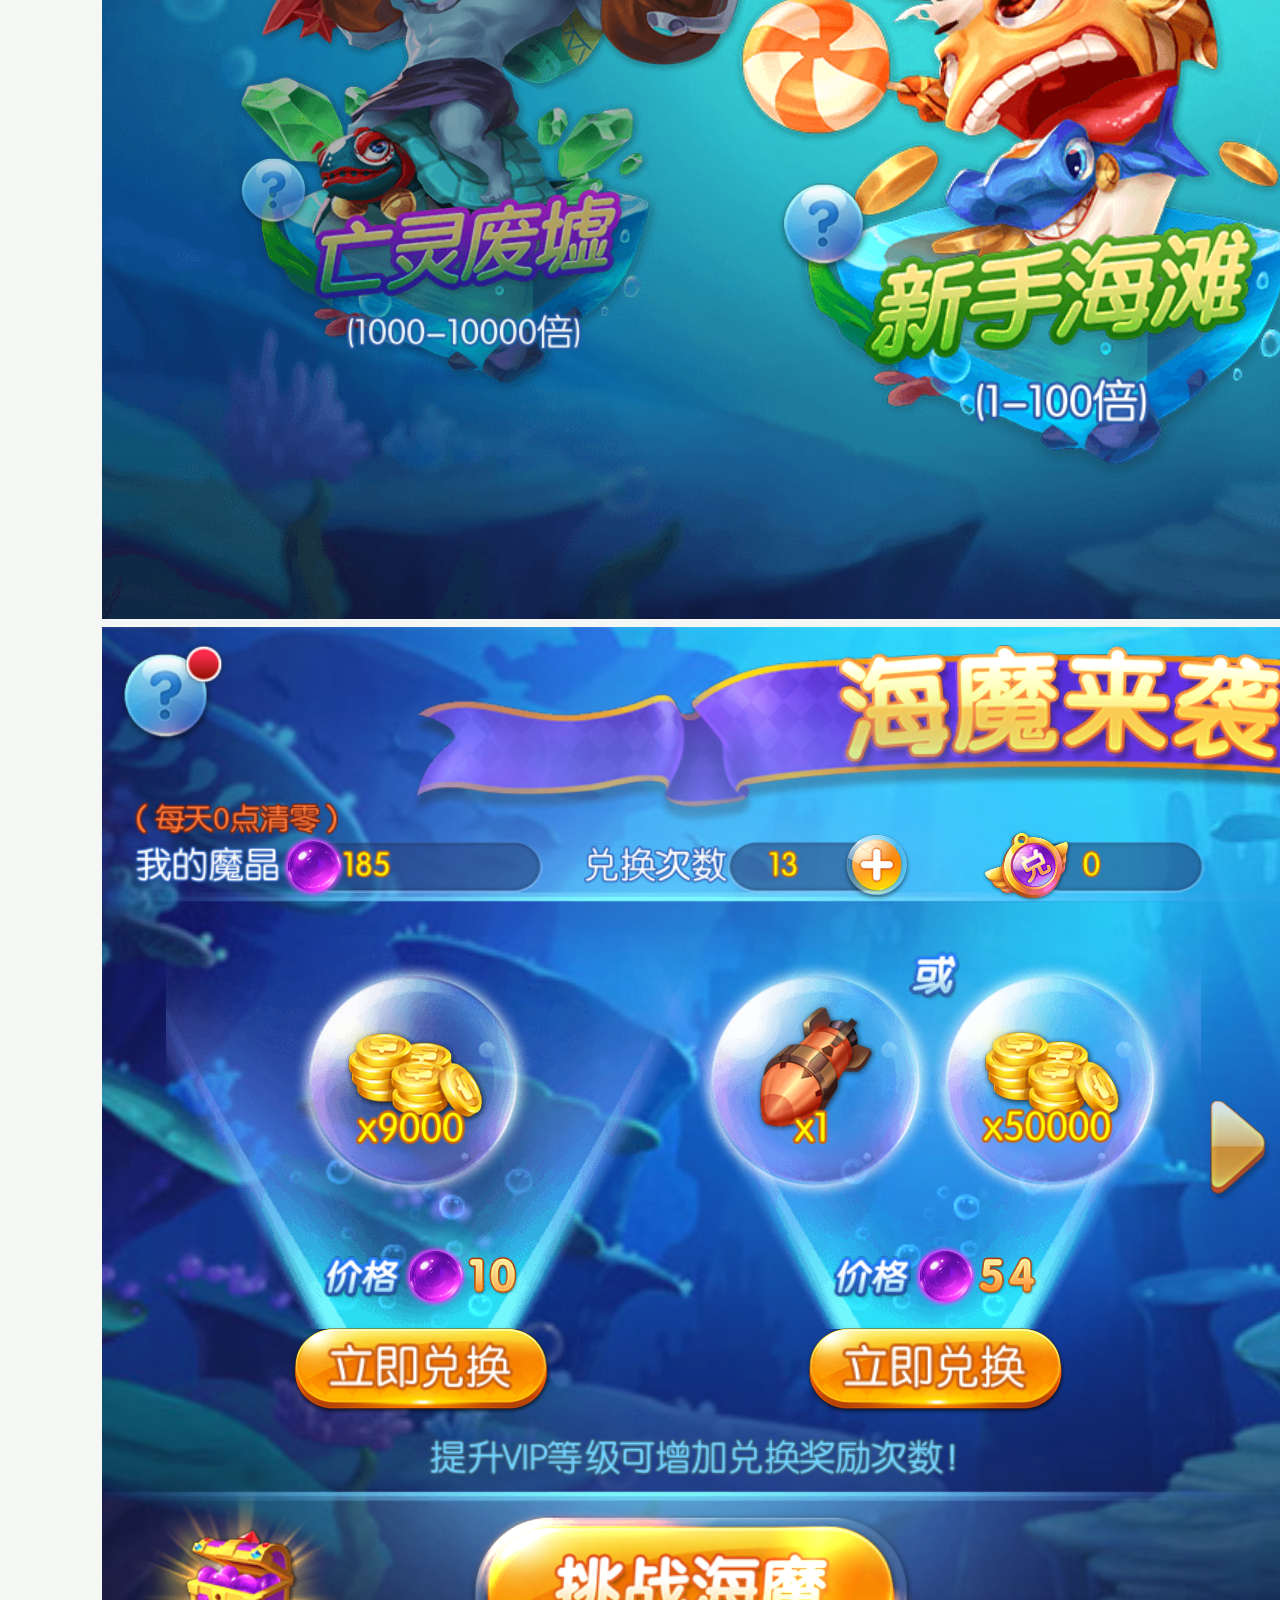
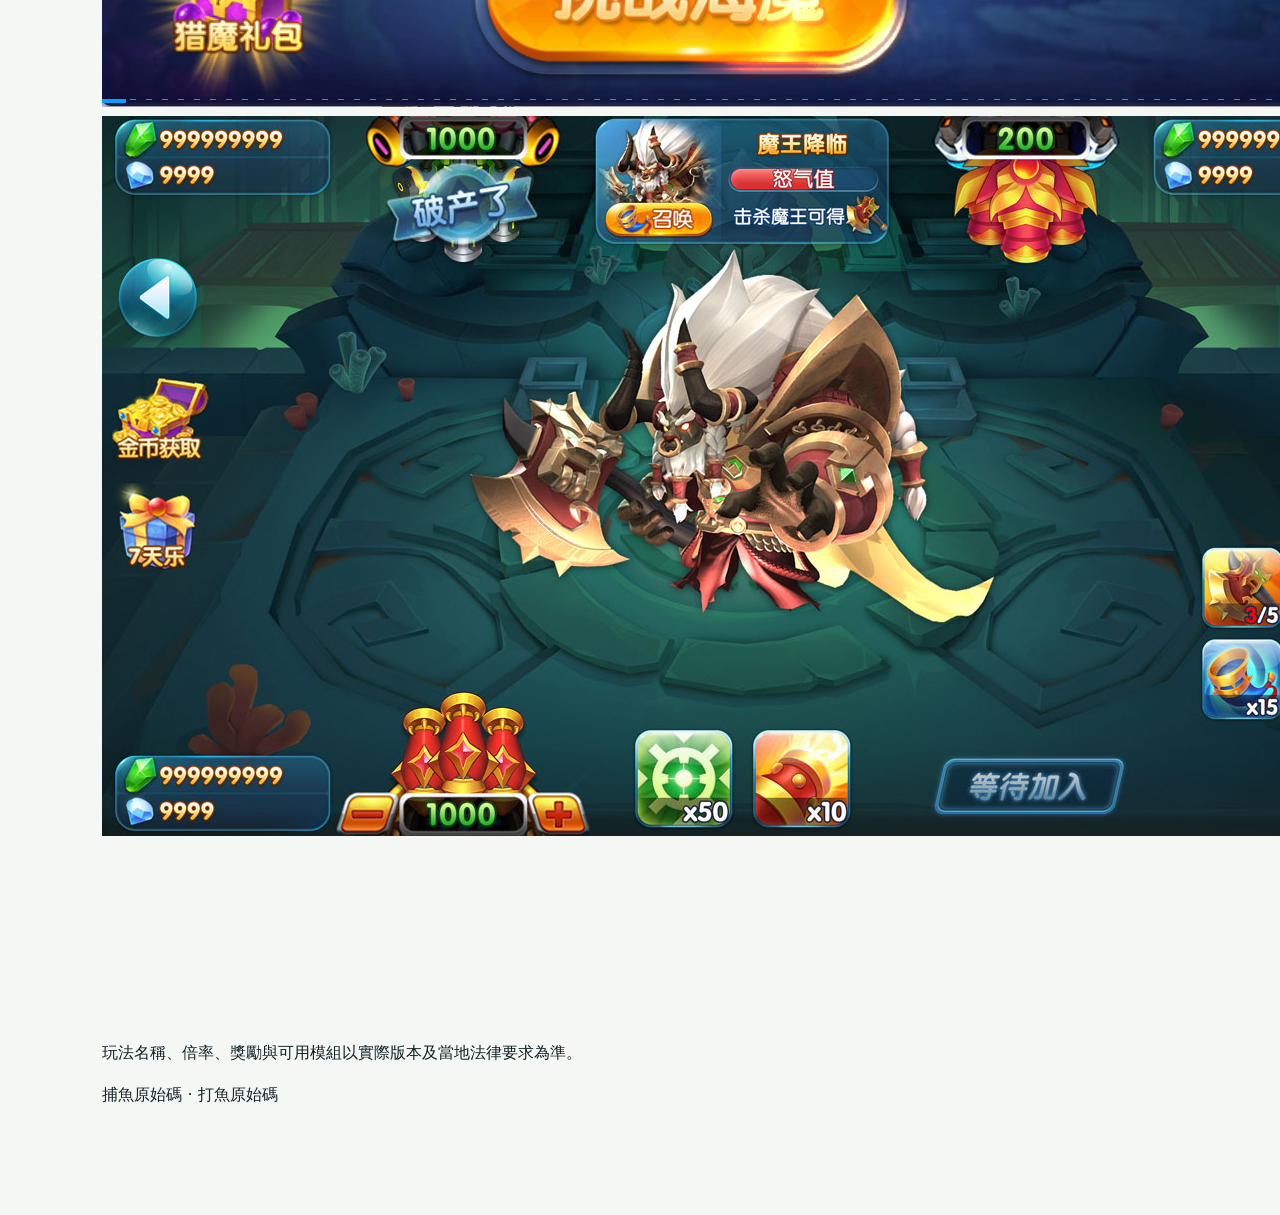
<file: docs/zh-tw/arcade-fishing-game.html>
<!doctype html><html lang="zh-Hant"><head><meta charset="utf-8"><meta name="viewport" content="width=device-width,initial-scale=1"><title>街機捕魚遊戲｜經典模式、Boss與多人比賽</title><meta name="description" content="街機捕魚遊戲專題：經典捕魚、海妖漩渦、深海巨獸、幽靈船長、玉石場、多人比賽、房間、炮台、Boss 和排行榜場景。"><meta name="robots" content="index,follow,max-image-preview:large"><link rel="canonical" href="https://masterai-top.github.io/OceanRaid-Fishing-Game-Platform/zh-tw/arcade-fishing-game.html"><link rel="alternate" hreflang="zh-Hans" href="https://masterai-top.github.io/OceanRaid-Fishing-Game-Platform/zh-cn/arcade-fishing-game.html"><link rel="alternate" hreflang="zh-Hant" href="https://masterai-top.github.io/OceanRaid-Fishing-Game-Platform/zh-tw/arcade-fishing-game.html"><link rel="stylesheet" href="../styles.css"></head><body><main><section class="hero"><h1>街機捕魚遊戲</h1><p>展示經典模式、多人比賽、玉石場、海魔來襲以及房間與炮台等 OceanRaid 產品場景。</p></section><section><h2>玩法場景</h2><ul><li>經典模式：海妖漩渦、新手灘、深海巨獸和幽靈船長</li><li>比賽模式：多人競技、賽事流程和排行榜</li><li>玉石場與多海域、Boss、生物和炮台資源</li><li>小遊戲入口及擴充休閒玩法</li></ul><img src="../assets/screenshots/jingdian.png" alt="街機捕魚經典大廳"><img src="../assets/screenshots/haimo.png" alt="街機捕魚海魔來襲"><img src="../assets/screenshots/jade-arena.jpg" alt="街機捕魚玉石場"></section><section><p>玩法名稱、倍率、獎勵與可用模組以實際版本及當地法律要求為準。</p><p><a href="fishing-game-source-code.html">捕魚原始碼</a> · <a href="fish-shooting-game-source-code.html">打魚原始碼</a></p></section></main></body></html>
</file>
<file: docs/styles.css>
:root{--ink:#112126;--ocean:#072c35;--sea:#0b5964;--aqua:#20b8b0;--coral:#ef725c;--paper:#f5f7f5;--line:#d6dfdc}*{box-sizing:border-box}html{scroll-behavior:smooth}body{margin:0;color:var(--ink);background:var(--paper);font-family:Inter,ui-sans-serif,system-ui,-apple-system,"Segoe UI",sans-serif;line-height:1.65}a{color:inherit;text-decoration:none}header{position:absolute;z-index:2;top:0;left:0;right:0;display:flex;justify-content:space-between;align-items:center;padding:24px max(24px,6vw);color:#fff;border-bottom:1px solid rgba(255,255,255,.25)}.brand{font-size:22px;font-weight:800}nav{display:flex;gap:24px;font-size:14px}.hero{min-height:88vh;display:flex;align-items:center;color:#fff;background:linear-gradient(110deg,rgba(7,44,53,.98),rgba(11,89,100,.78)),url("./assets/screenshots/lobby.png") center/cover}.hero>div{max-width:860px;padding:120px max(24px,9vw) 70px}h1{font-size:clamp(45px,7vw,88px);line-height:1.02;margin:18px 0;letter-spacing:0}h2{font-size:clamp(32px,4vw,52px);line-height:1.1;letter-spacing:0}.lead{max-width:720px;font-size:20px;color:rgba(255,255,255,.82)}.eyebrow{color:var(--coral);font-weight:800;text-transform:uppercase;font-size:12px}.button{display:inline-flex;margin-top:22px;padding:13px 20px;background:#fff;color:var(--ocean);font-weight:800}.zh{margin-top:30px;color:rgba(255,255,255,.68)}section:not(.hero){padding:90px max(24px,8vw)}.grid{display:grid;grid-template-columns:repeat(4,1fr);gap:1px;background:var(--line);border:1px solid var(--line);margin-top:40px}.grid article{background:#fff;padding:28px;min-height:210px}.gallery{display:grid;grid-template-columns:repeat(3,1fr);gap:18px}.gallery figure{margin:0;background:#fff;border:1px solid var(--line)}.gallery img{display:block;width:100%;aspect-ratio:16/9;object-fit:cover}.gallery figcaption{padding:12px 15px;font-weight:700}.dark{background:var(--ocean);color:#fff}.dark>p:last-child{max-width:800px;color:rgba(255,255,255,.68)}.tech{display:flex;flex-wrap:wrap;gap:12px;margin:34px 0}.tech span{padding:10px 14px;border:1px solid rgba(255,255,255,.35)}#license{max-width:1100px}footer{padding:28px max(24px,8vw);background:#061d23;color:rgba(255,255,255,.6)}.page{padding-top:130px}.page main{max-width:1100px;margin:auto;padding:55px 24px 90px}.page header{position:fixed;background:var(--ocean)}.page h1{font-size:clamp(40px,6vw,68px)}.page h2{font-size:clamp(26px,3vw,40px);margin-top:52px}.notice{border-left:4px solid var(--coral);background:#fff;padding:18px 22px}.page table{width:100%;border-collapse:collapse;background:#fff}.page th,.page td{border:1px solid var(--line);padding:12px;text-align:left;vertical-align:top}.page li{margin:9px 0}.page code{overflow-wrap:anywhere}.page pre{overflow:auto;background:#fff;padding:22px;border:1px solid var(--line)}@media(max-width:760px){nav{gap:13px;flex-wrap:wrap}nav a:nth-child(2),nav a:nth-child(3),nav a:nth-child(4){display:none}.grid,.gallery{grid-template-columns:1fr}.hero{min-height:720px}h1{font-size:46px}.page{padding-top:95px}}
</file>
